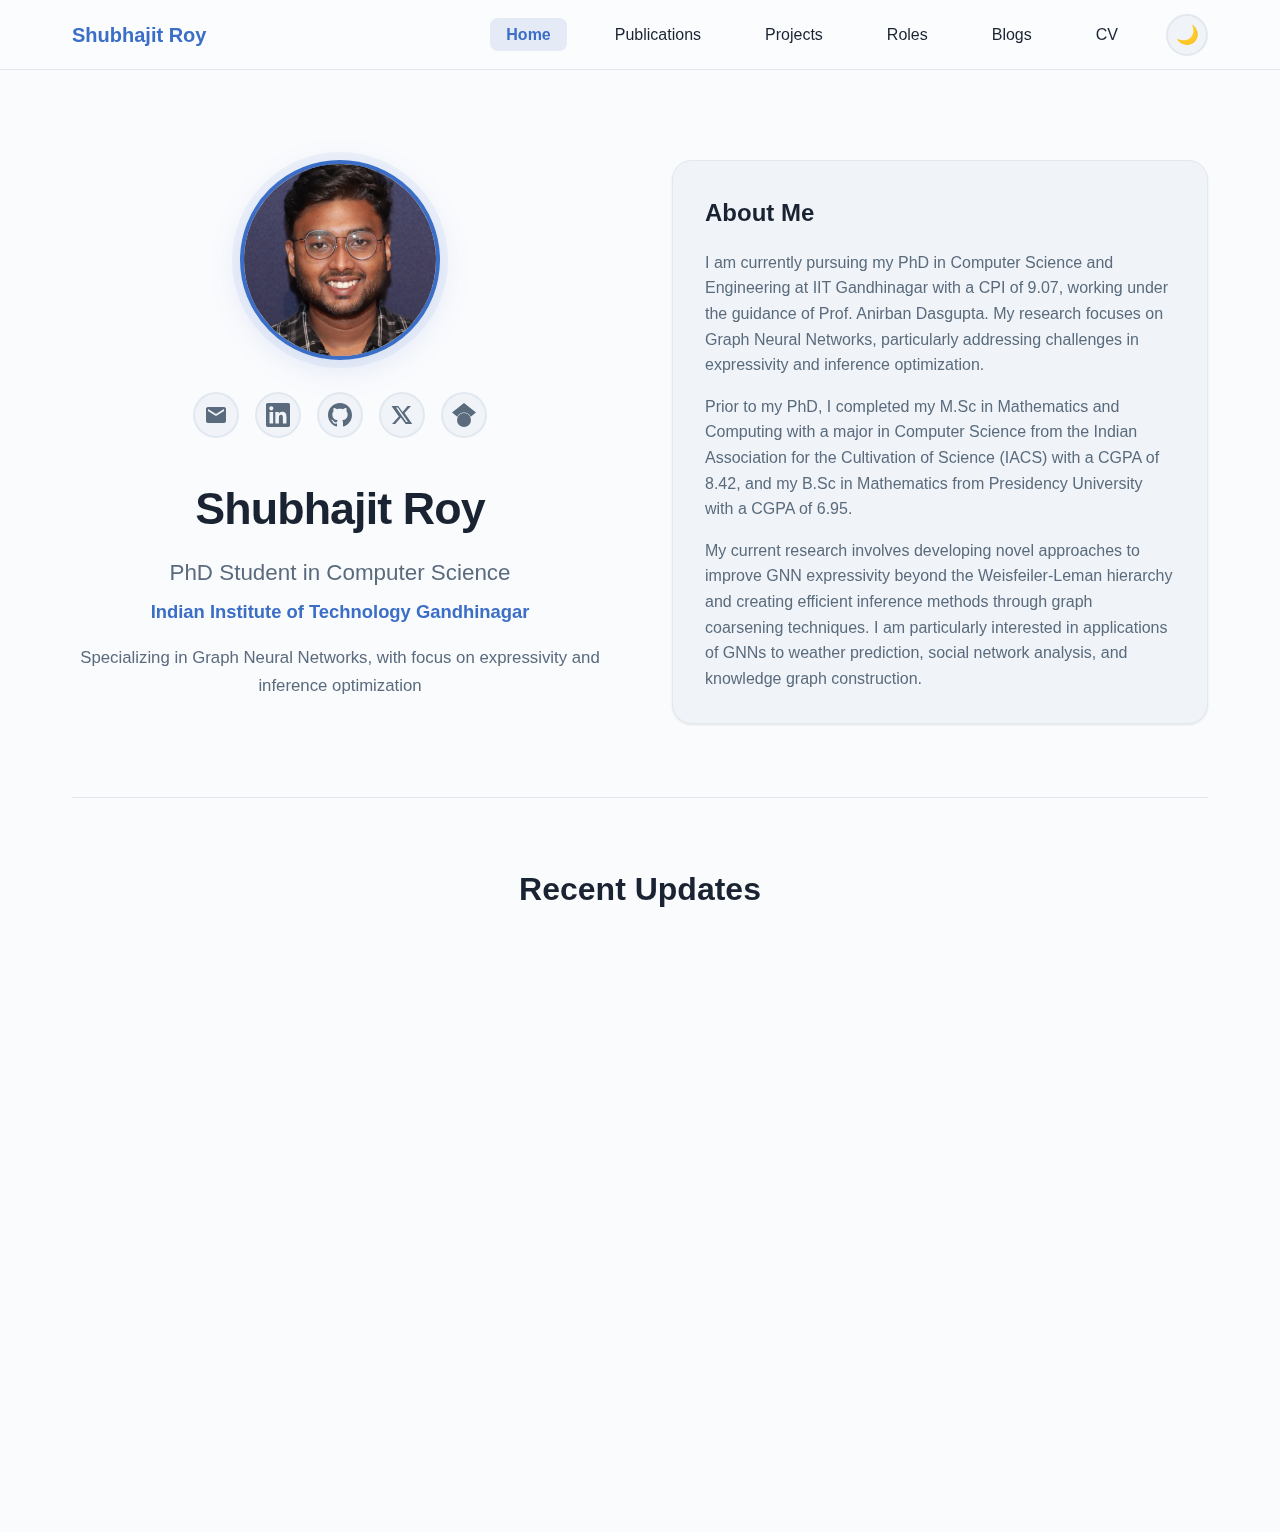
<file: index.html>
<!DOCTYPE html>
<html lang="en">
<head>
    <meta charset="UTF-8">
    <meta name="viewport" content="width=device-width, initial-scale=1.0">
    <title>Shubhajit Roy - PhD Student | Graph Neural Networks</title>
    <meta name="description" content="Shubhajit Roy, PhD student at IIT Gandhinagar specializing in Graph Neural Networks, expressivity, and inference optimization.">

    <!-- Theme Detection Script - Prevents FOUC/Flash -->
    <script>
    (function() {
        const storedTheme = localStorage.getItem('theme');
        const systemPrefersDark = window.matchMedia && window.matchMedia('(prefers-color-scheme: dark)').matches;
        const shouldUseDark = storedTheme === 'dark' || (!storedTheme && systemPrefersDark);

        if (shouldUseDark) {
            document.documentElement.classList.add('dark-mode');
        }
    })();
    </script>

    <link rel="stylesheet" href="style.css">
</head>
<body>
    <header class="header">
        <nav class="nav">
            <div class="logo">
                <a href="index.html" style="color: var(--color-primary); font-weight: 700; font-size: 1.25rem; text-decoration: none;">Shubhajit Roy</a>
            </div>
            <button class="mobile-nav-toggle" id="mobileToggle">☰</button>
            <ul class="nav-links" id="navLinks">
                <li><a href="index.html" class="active">Home</a></li>
                <li><a href="publications.html">Publications</a></li>
                <li><a href="projects.html">Projects</a></li>
                <li><a href="roles.html">Roles</a></li>
                <li><a href="blogs.html">Blogs</a></li>
                <li><a href="cv.html">CV</a></li>
                <li><button id="themeToggle" title="Toggle theme"><span class="theme-icon">🌙</span></button></li>
            </ul>
        </nav>
    </header>

    <main class="main">
        <div class="container">
            <section class="hero">
                <div class="hero-content">
                    <div class="left-column">
                        <!-- Profile Photo Above Everything -->
                        <div class="profile-photo-container">
                            <img src="profile-photo.jpg" alt="Shubhajit Roy" class="profile-photo" id="profilePhoto"
                                 onerror="this.style.display='none'; this.nextElementSibling.style.display='flex';" />
                            <div class="profile-photo-placeholder" style="display: none;">📷</div>
                        </div>

                        <!-- Social Media Links -->
                        <div class="social-links">
                            <a href="mailto:royshubhajit@iitgn.ac.in" class="social-link email" title="Email">
                                <svg width="24" height="24" viewBox="0 0 24 24" fill="currentColor">
                                    <path d="M20 4H4c-1.1 0-1.99.9-1.99 2L2 18c0 1.1.89 2 2 2h16c1.1 0 2-.9 2-2V6c0-1.1-.9-2-2-2zm0 4l-8 5-8-5V6l8 5 8-5v2z"/>
                                </svg>
                            </a>

                            <a href="https://www.linkedin.com/in/shubhajit-roy-518334139/" target="_blank" class="social-link linkedin" title="LinkedIn">
                                <svg width="24" height="24" viewBox="0 0 24 24" fill="currentColor">
                                    <path d="M20.447 20.452h-3.554v-5.569c0-1.328-.027-3.037-1.852-3.037-1.853 0-2.136 1.445-2.136 2.939v5.667H9.351V9h3.414v1.561h.046c.477-.9 1.637-1.85 3.37-1.85 3.601 0 4.267 2.37 4.267 5.455v6.286zM5.337 7.433c-1.144 0-2.063-.926-2.063-2.065 0-1.138.92-2.063 2.063-2.063 1.14 0 2.064.925 2.064 2.063 0 1.139-.925 2.065-2.064 2.065zm1.782 13.019H3.555V9h3.564v11.452zM22.225 0H1.771C.792 0 0 .774 0 1.729v20.542C0 23.227.792 24 1.771 24h20.451C23.2 24 24 23.227 24 22.271V1.729C24 .774 23.2 0 22.222 0h.003z"/>
                                </svg>
                            </a>

                            <a href="https://github.com/Roy-Shubhajit" target="_blank" class="social-link github" title="GitHub">
                                <svg width="24" height="24" viewBox="0 0 24 24" fill="currentColor">
                                    <path d="M12 0c-6.626 0-12 5.373-12 12 0 5.302 3.438 9.8 8.207 11.387.599.111.793-.261.793-.577v-2.234c-3.338.726-4.033-1.416-4.033-1.416-.546-1.387-1.333-1.756-1.333-1.756-1.089-.745.083-.729.083-.729 1.205.084 1.839 1.237 1.839 1.237 1.07 1.834 2.807 1.304 3.492.997.107-.775.418-1.305.762-1.604-2.665-.305-5.467-1.334-5.467-5.931 0-1.311.469-2.381 1.236-3.221-.124-.303-.535-1.524.117-3.176 0 0 1.008-.322 3.301 1.23.957-.266 1.983-.399 3.003-.404 1.02.005 2.047.138 3.006.404 2.291-1.552 3.297-1.23 3.297-1.23.653 1.653.242 2.874.118 3.176.77.84 1.235 1.911 1.235 3.221 0 4.609-2.807 5.624-5.479 5.921.43.372.823 1.102.823 2.222v3.293c0 .319.192.694.801.576 4.765-1.589 8.199-6.086 8.199-11.386 0-6.627-5.373-12-12-12z"/>
                                </svg>
                            </a>

                            <a href="https://x.com/RoyShubhajit" target="_blank" class="social-link twitter" title="Twitter">
                                <svg width="24" height="24" viewBox="0 0 24 24" fill="currentColor" xmlns="http://www.w3.org/2000/svg">
                                    <path d="M17.53 3H21L14.56 10.09L22.24 21H15.66L10.85 14.53L5.25 21H2L8.83 13.38L1.5 3H8.24L12.6 8.93L17.53 3ZM16.24 19H17.94L7.85 4.5H6.04L16.24 19Z"/>
                                  </svg>
                                  
                            </a>

                            <a href="https://scholar.google.com/citations?user=W2WQapAAAAAJ&hl=en" target="_blank" class="social-link scholar" title="Google Scholar">
                                <svg width="24" height="24" viewBox="0 0 24 24" fill="currentColor">
                                    <path d="M5.242 13.769L0 9.5 12 0l12 9.5-5.242 4.269C17.548 11.249 14.978 9.5 12 9.5c-2.977 0-5.548 1.748-6.758 4.269zM12 10a7 7 0 1 0 0 14 7 7 0 0 0 0-14z"/>
                                </svg>
                            </a>
                        </div>

                        <h1 class="hero-title">Shubhajit Roy</h1>
                        <p class="hero-subtitle">PhD Student in Computer Science</p>
                        <p class="hero-institution">Indian Institute of Technology Gandhinagar</p>
                        <p class="hero-description">Specializing in Graph Neural Networks, with focus on expressivity and inference optimization</p>

                    </div>

                    <div class="right-column">
                        <div class="card">
                            <h3>About Me</h3>
                            <p>I am currently pursuing my PhD in Computer Science and Engineering at IIT Gandhinagar with a CPI of 9.07, working under the guidance of Prof. Anirban Dasgupta. My research focuses on Graph Neural Networks, particularly addressing challenges in expressivity and inference optimization.</p>

                            <p>Prior to my PhD, I completed my M.Sc in Mathematics and Computing with a major in Computer Science from the Indian Association for the Cultivation of Science (IACS) with a CGPA of 8.42, and my B.Sc in Mathematics from Presidency University with a CGPA of 6.95.</p>

                            <p>My current research involves developing novel approaches to improve GNN expressivity beyond the Weisfeiler-Leman hierarchy and creating efficient inference methods through graph coarsening techniques. I am particularly interested in applications of GNNs to weather prediction, social network analysis, and knowledge graph construction.</p>
                        </div>
                    </div>
                </div>

                <!-- Recent Updates Section -->
                <div class="recent-updates">
                    <h2>Recent Updates</h2>
                    <div class="updates-container" id="updatesContainer">
                        <!-- Updates will be populated by JavaScript -->
                    </div>
                </div>
            </section>
        </div>
    </main>

    <script src="script.js"></script>
</body>
</html>
</file>
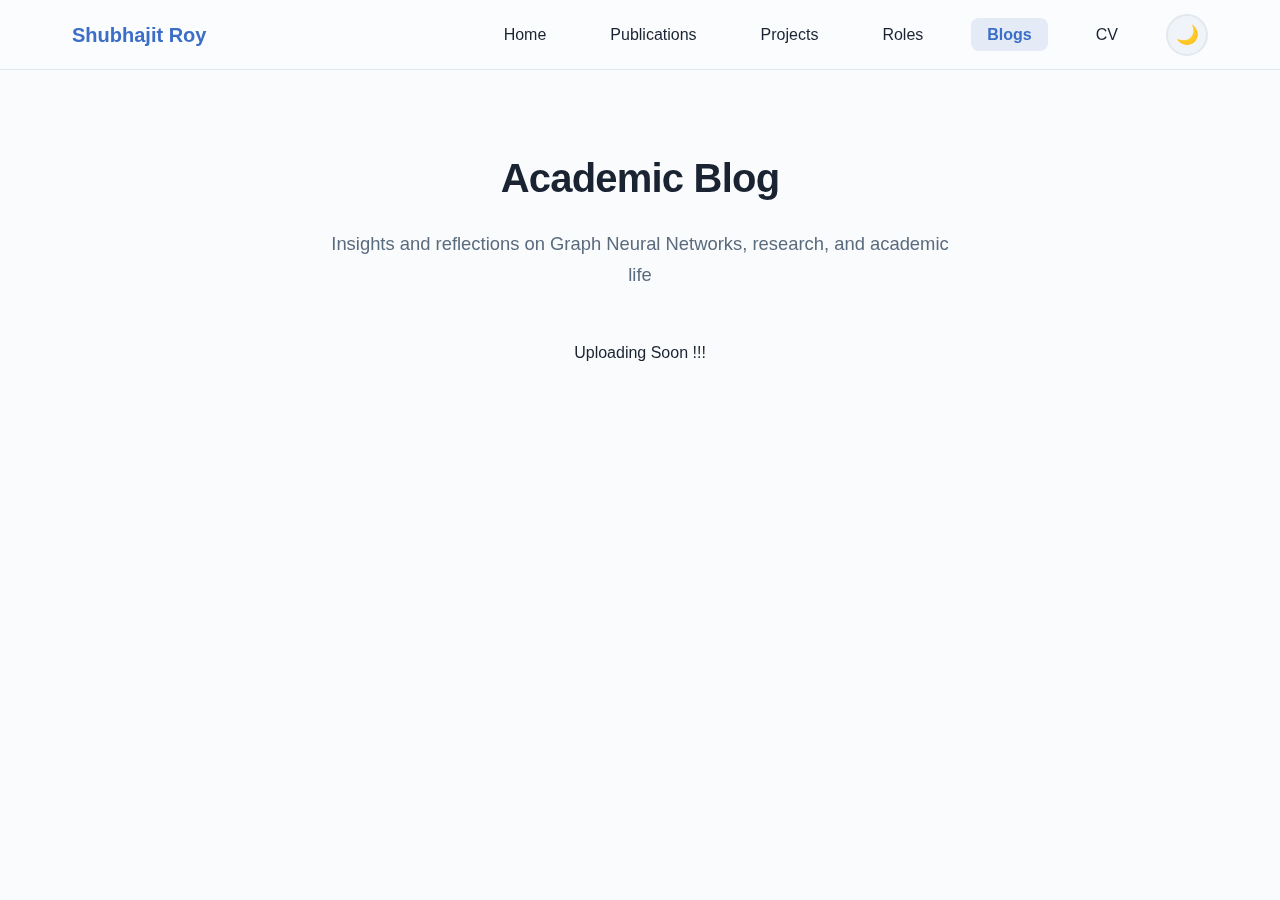
<file: blogs.html>
<!DOCTYPE html>
<html lang="en">
<head>
    <meta charset="UTF-8">
    <meta name="viewport" content="width=device-width, initial-scale=1.0">
    <title>Blogs - Shubhajit Roy</title>
    <meta name="description" content="Academic insights and research reflections on Graph Neural Networks and machine learning.">

    <!-- Theme Detection Script - Prevents FOUC/Flash -->
    <script>
    (function() {
        const storedTheme = localStorage.getItem('theme');
        const systemPrefersDark = window.matchMedia && window.matchMedia('(prefers-color-scheme: dark)').matches;
        const shouldUseDark = storedTheme === 'dark' || (!storedTheme && systemPrefersDark);

        if (shouldUseDark) {
            document.documentElement.classList.add('dark-mode');
        }
    })();
    </script>

    <link rel="stylesheet" href="style.css">
</head>
<body>
    <header class="header">
        <nav class="nav">
            <div class="logo">
                <a href="index.html" style="color: var(--color-primary); font-weight: 700; font-size: 1.25rem; text-decoration: none;">Shubhajit Roy</a>
            </div>
            <button class="mobile-nav-toggle" id="mobileToggle">☰</button>
            <ul class="nav-links" id="navLinks">
                <li><a href="index.html">Home</a></li>
                <li><a href="publications.html">Publications</a></li>
                <li><a href="projects.html">Projects</a></li>
                <li><a href="roles.html">Roles</a></li>
                <li><a href="blogs.html" class="active">Blogs</a></li>
                <li><a href="cv.html">CV</a></li>
                <li><button id="themeToggle" title="Toggle theme"><span class="theme-icon">🌙</span></button></li>
            </ul>
        </nav>
    </header>

    <main class="main">
        <div class="container">
            <section class="section">
                <div class="section-header">
                    <h1 class="section-title">Academic Blog</h1>
                    <p class="section-subtitle">Insights and reflections on Graph Neural Networks, research, and academic life</p>
                </div>

                <!--<div class="blogs-grid">
                    <div class="card">
                        <div class="blog-meta">
                            <span class="blog-date">March 15, 2024</span>
                            <span class="blog-category">Technical</span>
                            <span class="blog-reading-time">8 min read</span>
                        </div>
                        <h3 class="card-title">Understanding GNN Expressivity: Beyond the Weisfeiler-Leman Hierarchy</h3>
                        <div class="card-description">
                            An in-depth exploration of the theoretical foundations of Graph Neural Network expressivity. We discuss the limitations imposed by the Weisfeiler-Leman test and explore recent advances in developing more expressive GNN architectures that can distinguish between a broader class of graph structures.
                        </div>
                        <div class="card-tags">
                            <span class="tag">Graph Theory</span>
                            <span class="tag">Expressivity</span>
                            <span class="tag">Weisfeiler-Leman</span>
                        </div>
                    </div>

                    <div class="card">
                        <div class="blog-meta">
                            <span class="blog-date">February 28, 2024</span>
                            <span class="blog-category">Research</span>
                            <span class="blog-reading-time">6 min read</span>
                        </div>
                        <h3 class="card-title">FIT-GNN: Making Graph Neural Networks Faster Through Smart Coarsening</h3>
                        <div class="card-description">
                            A detailed discussion of our recent work on accelerating GNN inference through graph coarsening techniques. We explore the trade-offs between computational efficiency and model performance, and demonstrate how intelligent graph reduction can maintain accuracy while significantly reducing inference time.
                        </div>
                        <div class="card-tags">
                            <span class="tag">Performance</span>
                            <span class="tag">Optimization</span>
                            <span class="tag">Graph Coarsening</span>
                        </div>
                    </div>

                    <div class="card">
                        <div class="blog-meta">
                            <span class="blog-date">January 10, 2024</span>
                            <span class="blog-category">Personal</span>
                            <span class="blog-reading-time">5 min read</span>
                        </div>
                        <h3 class="card-title">Reflections on My PhD Journey: Lessons Learned and Roads Ahead</h3>
                        <div class="card-description">
                            Personal insights from my ongoing PhD experience at IIT Gandhinagar. I share challenges faced in research, the importance of collaboration, and lessons learned about perseverance in academic research. This post also discusses the balance between theoretical understanding and practical applications in Graph Neural Networks.
                        </div>
                        <div class="card-tags">
                            <span class="tag">PhD Life</span>
                            <span class="tag">Research</span>
                            <span class="tag">Academic Journey</span>
                        </div>
                    </div>

                    <div class="card">
                        <div class="blog-meta">
                            <span class="blog-date">December 20, 2023</span>
                            <span class="blog-category">Industry</span>
                            <span class="blog-reading-time">7 min read</span>
                        </div>
                        <h3 class="card-title">Machine Learning Trends 2024: What's Next for Graph Neural Networks?</h3>
                        <div class="card-description">
                            An analysis of emerging trends in machine learning with a focus on Graph Neural Networks. We examine the increasing adoption of GNNs in industry applications, from recommendation systems to drug discovery, and discuss future research directions that could bridge the gap between theory and practice.
                        </div>
                        <div class="card-tags">
                            <span class="tag">Industry Trends</span>
                            <span class="tag">Future Research</span>
                            <span class="tag">Applications</span>
                        </div>
                    </div>
                </div>

                <div style="text-align: center; margin-top: 3rem;">
                    <p style="color: var(--color-text-secondary); font-style: italic;">
                        More blog posts coming soon! Follow my research journey and insights on Graph Neural Networks.
                    </p>
                </div>-->
                <div style="text-align: center">
                    Uploading Soon !!!
                </div>
            </section>
        </div>
    </main>

    <script src="script.js"></script>
</body>
</html>
</file>
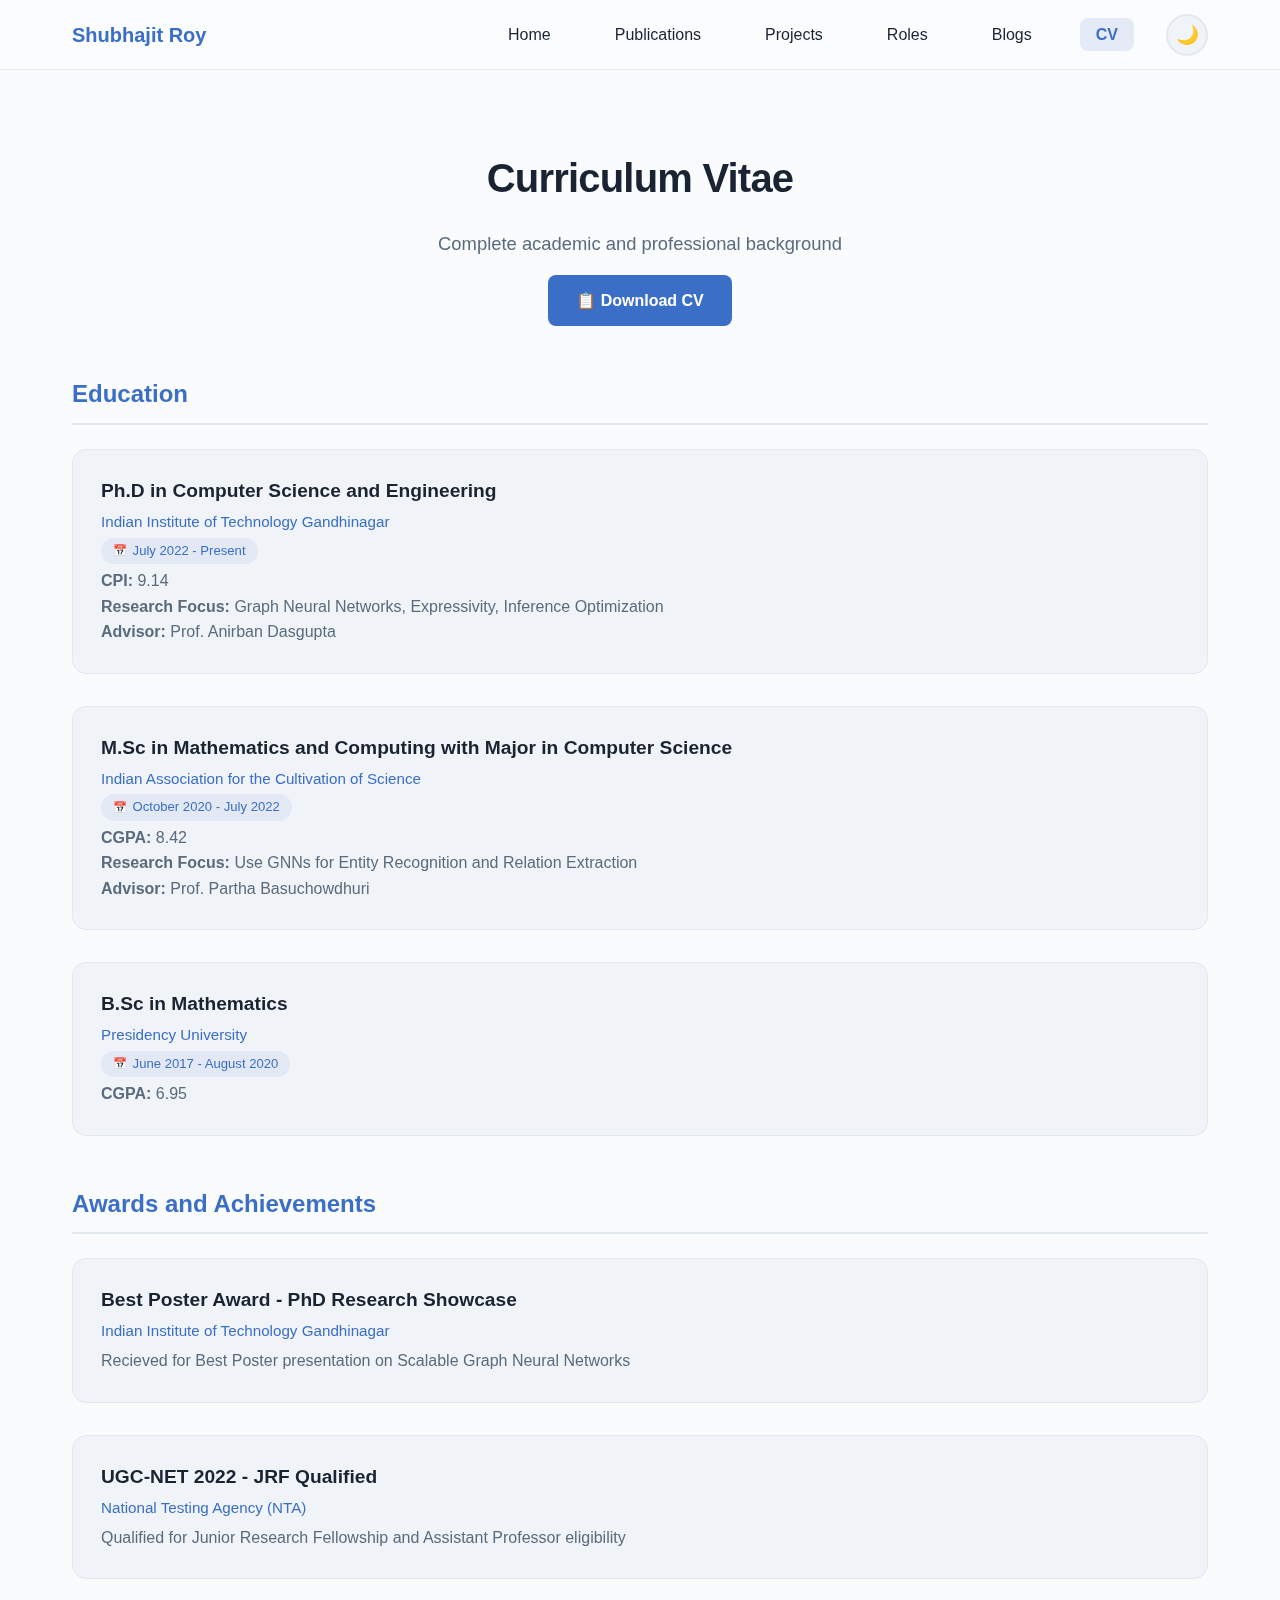
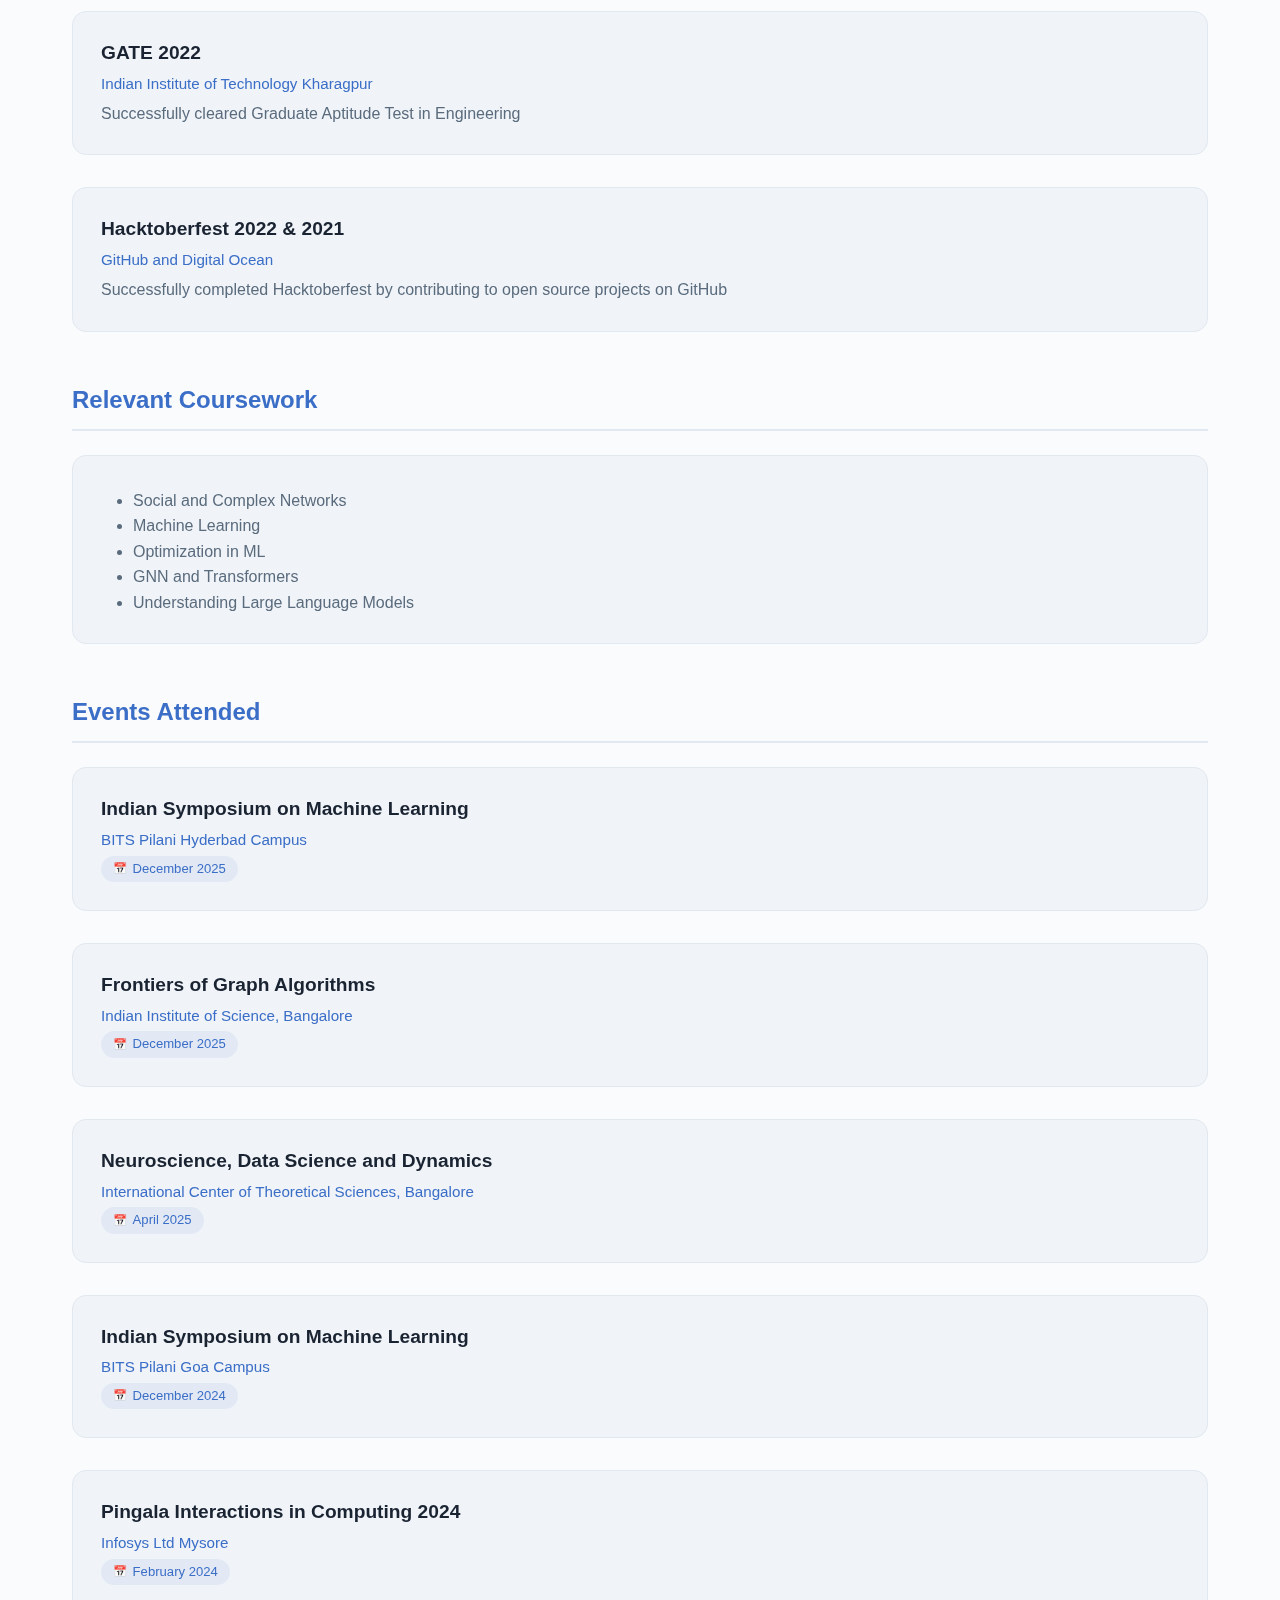
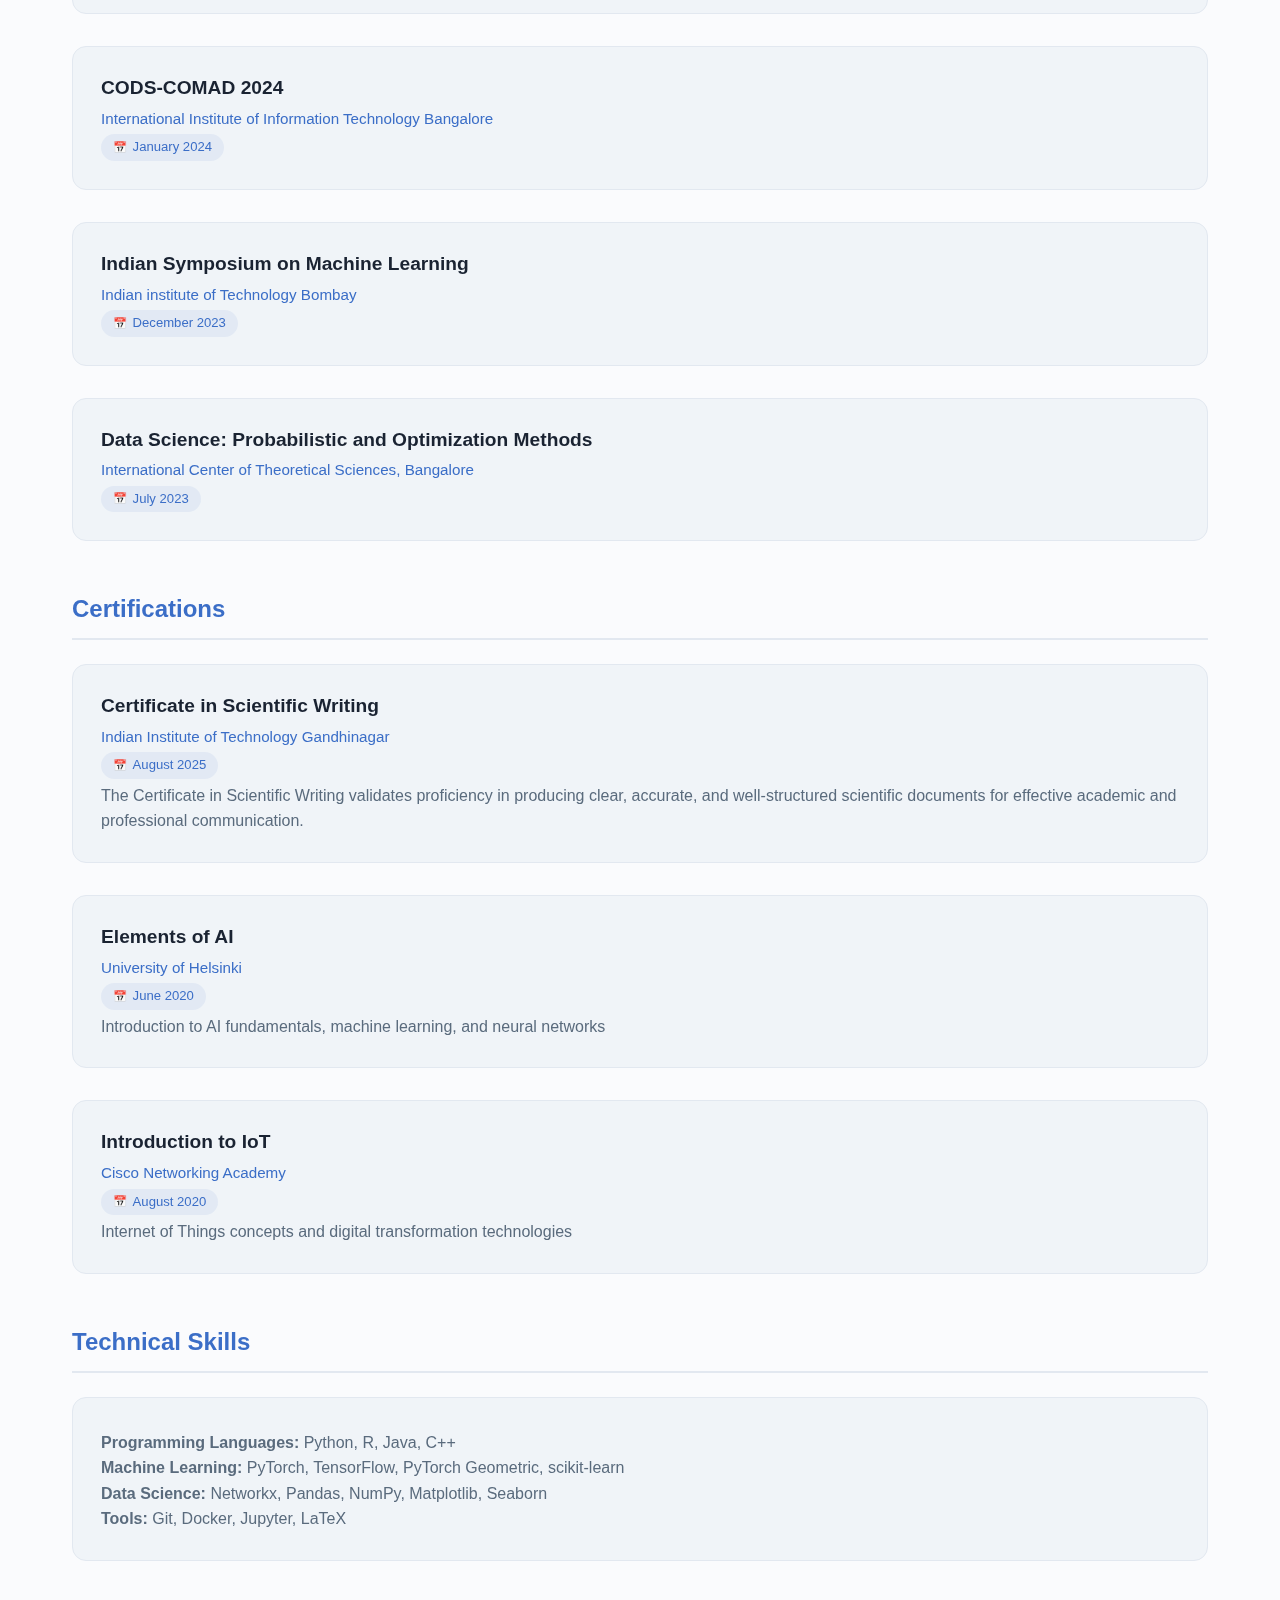
<file: cv.html>
<!DOCTYPE html>
<html lang="en">
<head>
    <meta charset="UTF-8">
    <meta name="viewport" content="width=device-width, initial-scale=1.0">
    <title>Curriculum Vitae - Shubhajit Roy</title>
    <meta name="description" content="Complete curriculum vitae of Shubhajit Roy, PhD student in Computer Science at IIT Gandhinagar.">

    <!-- Theme Detection Script - Prevents FOUC/Flash -->
    <script>
    (function() {
        const storedTheme = localStorage.getItem('theme');
        const systemPrefersDark = window.matchMedia && window.matchMedia('(prefers-color-scheme: dark)').matches;
        const shouldUseDark = storedTheme === 'dark' || (!storedTheme && systemPrefersDark);

        if (shouldUseDark) {
            document.documentElement.classList.add('dark-mode');
        }
    })();
    </script>

    <link rel="stylesheet" href="style.css">
</head>
<body>
    <header class="header">
        <nav class="nav">
            <div class="logo">
                <a href="index.html" style="color: var(--color-primary); font-weight: 700; font-size: 1.25rem; text-decoration: none;">Shubhajit Roy</a>
            </div>
            <button class="mobile-nav-toggle" id="mobileToggle">☰</button>
            <ul class="nav-links" id="navLinks">
                <li><a href="index.html">Home</a></li>
                <li><a href="publications.html">Publications</a></li>
                <li><a href="projects.html">Projects</a></li>
                <li><a href="roles.html">Roles</a></li>
                <li><a href="blogs.html">Blogs</a></li>
                <li><a href="cv.html" class="active">CV</a></li>
                <li><button id="themeToggle" title="Toggle theme"><span class="theme-icon">🌙</span></button></li>
            </ul>
        </nav>
    </header>

    <main class="main">
        <div class="container">
            <section class="section">
                <div class="section-header">
                    <h1 class="section-title">Curriculum Vitae</h1>
                    <p class="section-subtitle">Complete academic and professional background</p>
                    <div style="margin-top: 1rem;">
                        <!--<a href="#" class="btn btn--primary">📋 Download PDF</a>-->
                        <a href="CV.pdf" download="ShubhajitRoy_CV.pdf" class="btn btn--primary">
                            📋 Download CV
                          </a>
                    </div>
                </div>

                <!-- Education Section -->
                <div class="cv-section">
                    <h3>Education</h3>

                    <div class="cv-item">
                        <h4>Ph.D in Computer Science and Engineering</h4>
                        <div class="institution">Indian Institute of Technology Gandhinagar</div>
                        <div class="date">July 2022 - Present</div>
                        <div class="description">
                            <strong>CPI:</strong> 9.14<br>
                            <strong>Research Focus:</strong> Graph Neural Networks, Expressivity, Inference Optimization<br>
                            <strong>Advisor:</strong> Prof. Anirban Dasgupta
                        </div>
                    </div>

                    <div class="cv-item">
                        <h4>M.Sc in Mathematics and Computing with Major in Computer Science</h4>
                        <div class="institution">Indian Association for the Cultivation of Science</div>
                        <div class="date">October 2020 - July 2022</div>
                        <div class="description">
                            <strong>CGPA:</strong> 8.42<br>
                            <strong>Research Focus:</strong> Use GNNs for Entity Recognition and Relation Extraction<br>
                            <strong>Advisor:</strong> Prof. Partha Basuchowdhuri
                        </div>
                    </div>

                    <div class="cv-item">
                        <h4>B.Sc in Mathematics</h4>
                        <div class="institution">Presidency University</div>
                        <div class="date">June 2017 - August 2020</div>
                        <div class="description">
                            <strong>CGPA:</strong> 6.95<br>
                        </div>
                    </div>
                </div>

                <!-- Awards and Achievements -->
                <div class="cv-section">
                    <h3>Awards and Achievements</h3>

                    <div class="cv-item">
                        <h4>Best Poster Award - PhD Research Showcase</h4>
                        <div class="institution">Indian Institute of Technology Gandhinagar</div>
                        <div class="description">
                            Recieved for Best Poster presentation on Scalable Graph Neural Networks
                        </div>
                    </div>

                    <div class="cv-item">
                        <h4>UGC-NET 2022 - JRF Qualified</h4>
                        <div class="institution">National Testing Agency (NTA)</div>
                        <div class="description">
                            Qualified for Junior Research Fellowship and Assistant Professor eligibility
                        </div>
                    </div>

                    <div class="cv-item">
                        <h4>GATE 2022</h4>
                        <div class="institution">Indian Institute of Technology Kharagpur</div>
                        <div class="description">
                            Successfully cleared Graduate Aptitude Test in Engineering
                        </div>
                    </div>

                    <div class="cv-item">
                        <h4>Hacktoberfest 2022 & 2021</h4>
                        <div class="institution">GitHub and Digital Ocean</div>
                        <div class="description">
                            Successfully completed Hacktoberfest by contributing to open source projects on GitHub
                        </div>
                    </div>
                </div>

                <!-- Relevant Coursework -->
                <div class="cv-section">
                    <h3>Relevant Coursework</h3>

                    <div class="cv-item">
                        <div class="description">
                            <ul style="list-style-type: disc; margin-left: 2rem;">
                                <li>Social and Complex Networks</li>
                                <li>Machine Learning</li>
                                <li>Optimization in ML</li>
                                <li>GNN and Transformers</li>
                                <li>Understanding Large Language Models</li>
                            </ul>
                        </div>
                    </div>
                </div>

                <!-- Events Attended -->
                <div class="cv-section">
                    <h3>Events Attended</h3>
                    <div class="cv-item">
                        <h4>Indian Symposium on Machine Learning</h4>
                        <div class="institution">BITS Pilani Hyderbad Campus</div>
                        <div class="date">December 2025</div>
                    </div>
                    <div class="cv-item">
                        <h4>Frontiers of Graph Algorithms</h4>
                        <div class="institution">Indian Institute of Science, Bangalore</div>
                        <div class="date">December 2025</div>
                    </div>
                    <div class="cv-item">
                        <h4>Neuroscience, Data Science and Dynamics</h4>
                        <div class="institution">International Center of Theoretical Sciences, Bangalore</div>
                        <div class="date">April 2025</div>
                    </div>

                    <div class="cv-item">
                        <h4>Indian Symposium on Machine Learning</h4>
                        <div class="institution">BITS Pilani Goa Campus</div>
                        <div class="date">December 2024</div>
                    </div>

                    <div class="cv-item">
                        <h4>Pingala Interactions in Computing 2024</h4>
                        <div class="institution">Infosys Ltd Mysore</div>
                        <div class="date">February 2024</div>
                    </div>

                    <div class="cv-item">
                        <h4>CODS-COMAD 2024</h4>
                        <div class="institution">International Institute of Information Technology Bangalore</div>
                        <div class="date">January 2024</div>
                    </div>

                    <div class="cv-item">
                        <h4>Indian Symposium on Machine Learning</h4>
                        <div class="institution">Indian institute of Technology Bombay</div>
                        <div class="date">December 2023</div>
                    </div>

                    <div class="cv-item">
                        <h4>Data Science: Probabilistic and Optimization Methods</h4>
                        <div class="institution">International Center of Theoretical Sciences, Bangalore</div>
                        <div class="date">July 2023</div>
                    </div>
                </div>

                <!-- Certifications -->
                <div class="cv-section">
                    <h3>Certifications</h3>
                    <div class="cv-item">
                        <h4>Certificate in Scientific Writing</h4>
                        <div class="institution">Indian Institute of Technology Gandhinagar</div>
                        <div class="date">August 2025</div>
                        <div class="description">
                            The Certificate in Scientific Writing validates proficiency in producing clear, accurate, and well-structured scientific documents for effective academic and professional communication.
                        </div>
                    </div>

                    <div class="cv-item">
                        <h4>Elements of AI</h4>
                        <div class="institution">University of Helsinki</div>
                        <div class="date">June 2020</div>
                        <div class="description">
                            Introduction to AI fundamentals, machine learning, and neural networks
                        </div>
                    </div>

                    <div class="cv-item">
                        <h4>Introduction to IoT</h4>
                        <div class="institution">Cisco Networking Academy</div>
                        <div class="date">August 2020</div>
                        <div class="description">
                            Internet of Things concepts and digital transformation technologies
                        </div>
                    </div>
                </div>

                <!-- Technical Skills -->
                <div class="cv-section">
                    <h3>Technical Skills</h3>

                    <div class="cv-item">
                        <div class="description">
                            <strong>Programming Languages:</strong> Python, R, Java, C++<br>
                            <strong>Machine Learning:</strong> PyTorch, TensorFlow, PyTorch Geometric, scikit-learn<br>
                            <strong>Data Science:</strong> Networkx, Pandas, NumPy, Matplotlib, Seaborn<br>
                            <strong>Tools:</strong> Git, Docker, Jupyter, LaTeX<br>
                        </div>
                    </div>
                </div>
            </section>
        </div>
    </main>

    <script src="script.js"></script>
</body>
</html>
</file>
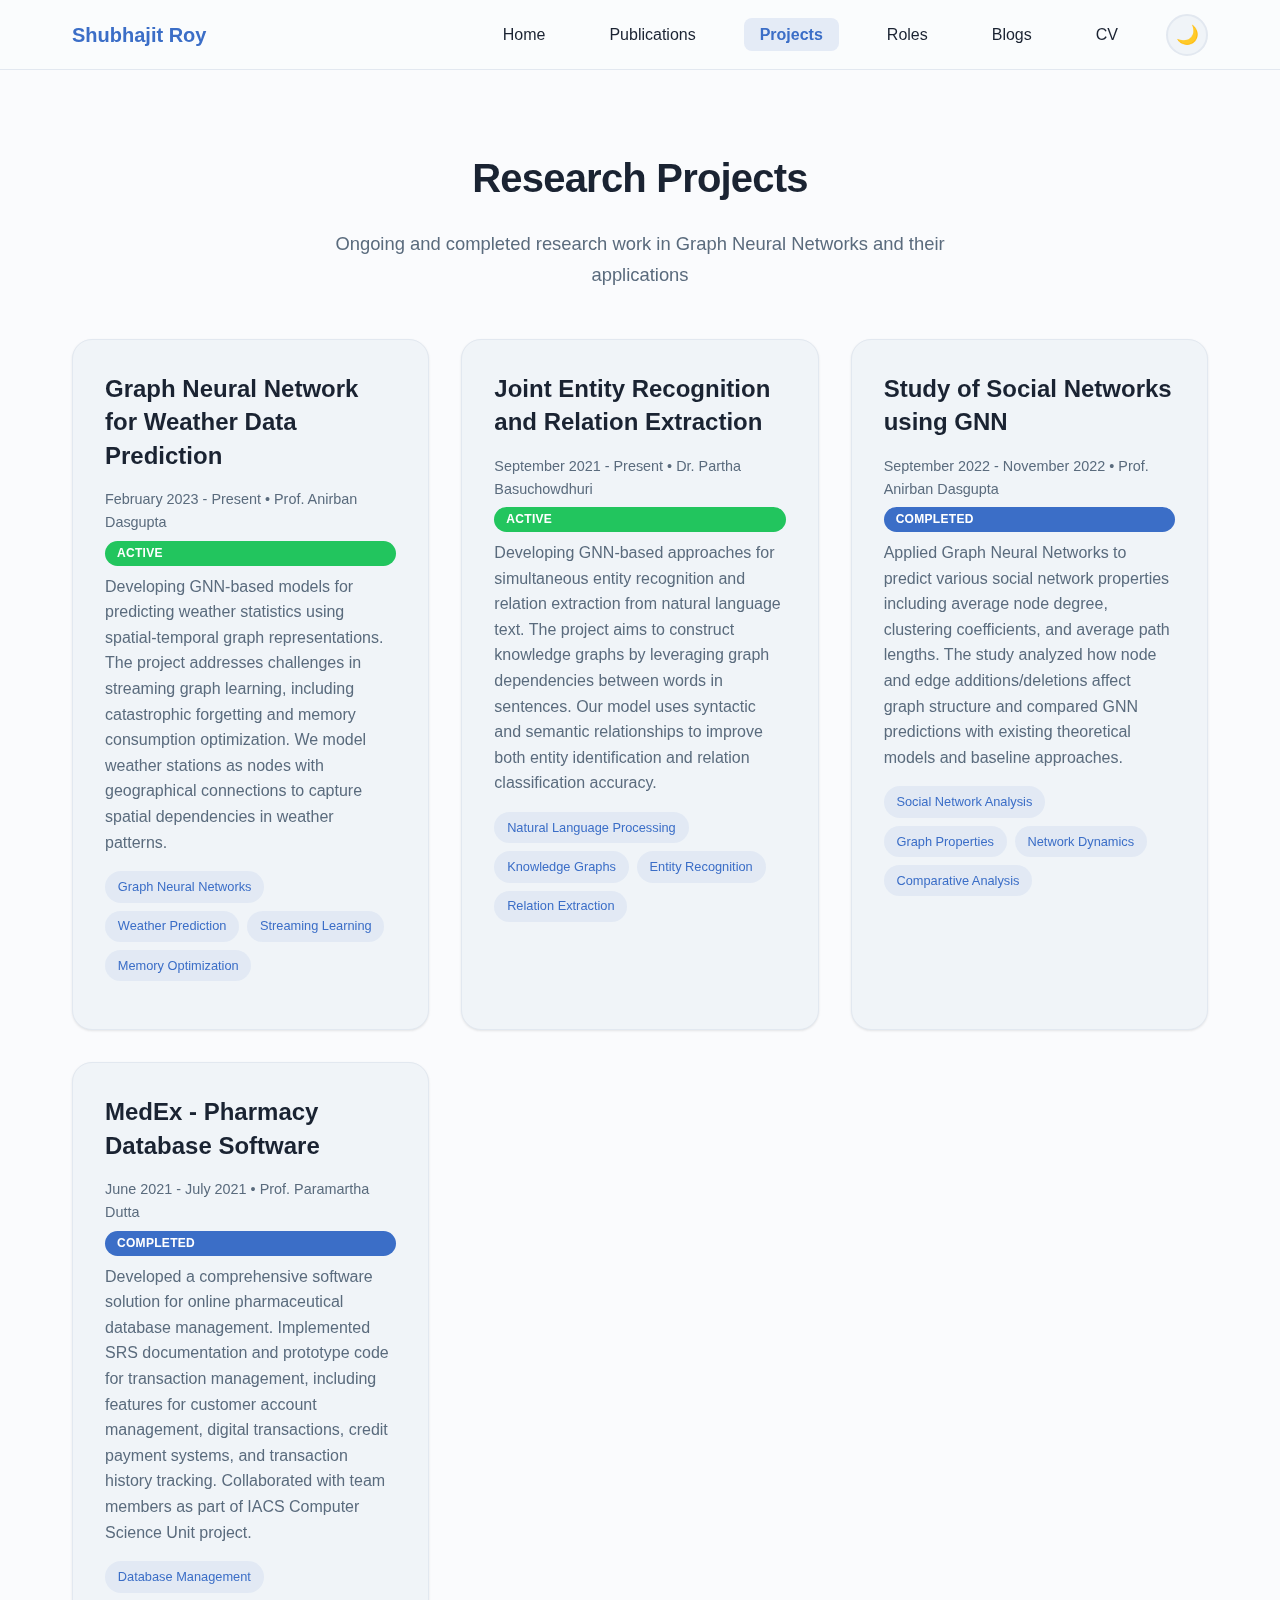
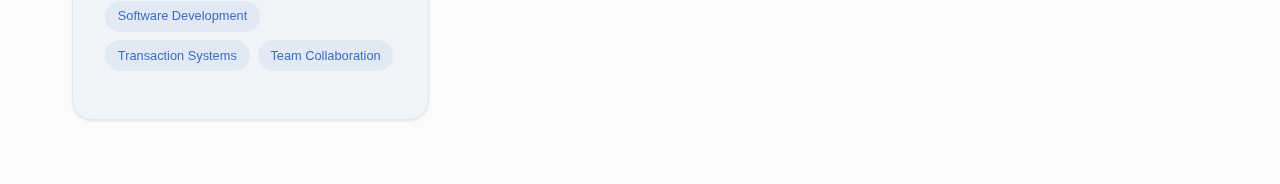
<file: projects.html>
<!DOCTYPE html>
<html lang="en">
<head>
    <meta charset="UTF-8">
    <meta name="viewport" content="width=device-width, initial-scale=1.0">
    <title>Projects - Shubhajit Roy</title>
    <meta name="description" content="Research projects by Shubhajit Roy involving Graph Neural Networks, weather prediction, and knowledge graph construction.">

    <!-- Theme Detection Script - Prevents FOUC/Flash -->
    <script>
    (function() {
        const storedTheme = localStorage.getItem('theme');
        const systemPrefersDark = window.matchMedia && window.matchMedia('(prefers-color-scheme: dark)').matches;
        const shouldUseDark = storedTheme === 'dark' || (!storedTheme && systemPrefersDark);

        if (shouldUseDark) {
            document.documentElement.classList.add('dark-mode');
        }
    })();
    </script>

    <link rel="stylesheet" href="style.css">
</head>
<body>
    <header class="header">
        <nav class="nav">
            <div class="logo">
                <a href="index.html" style="color: var(--color-primary); font-weight: 700; font-size: 1.25rem; text-decoration: none;">Shubhajit Roy</a>
            </div>
            <button class="mobile-nav-toggle" id="mobileToggle">☰</button>
            <ul class="nav-links" id="navLinks">
                <li><a href="index.html">Home</a></li>
                <li><a href="publications.html">Publications</a></li>
                <li><a href="projects.html" class="active">Projects</a></li>
                <li><a href="roles.html">Roles</a></li>
                <li><a href="blogs.html">Blogs</a></li>
                <li><a href="cv.html">CV</a></li>
                <li><button id="themeToggle" title="Toggle theme"><span class="theme-icon">🌙</span></button></li>
            </ul>
        </nav>
    </header>

    <main class="main">
        <div class="container">
            <section class="section">
                <div class="section-header">
                    <h1 class="section-title">Research Projects</h1>
                    <p class="section-subtitle">Ongoing and completed research work in Graph Neural Networks and their applications</p>
                </div>

                <div class="projects-grid">
                    <div class="card">
                        <div class="card-header">
                            <div>
                                <h3 class="card-title">Graph Neural Network for Weather Data Prediction</h3>
                                <p class="card-meta">February 2023 - Present • Prof. Anirban Dasgupta</p>
                            </div>
                            <div class="status-badge active">Active</div>
                        </div>
                        <div class="card-description">
                            Developing GNN-based models for predicting weather statistics using spatial-temporal graph representations. The project addresses challenges in streaming graph learning, including catastrophic forgetting and memory consumption optimization. We model weather stations as nodes with geographical connections to capture spatial dependencies in weather patterns.
                        </div>
                        <div class="card-tags">
                            <span class="tag">Graph Neural Networks</span>
                            <span class="tag">Weather Prediction</span>
                            <span class="tag">Streaming Learning</span>
                            <span class="tag">Memory Optimization</span>
                        </div>
                    </div>

                    <div class="card">
                        <div class="card-header">
                            <div>
                                <h3 class="card-title">Joint Entity Recognition and Relation Extraction</h3>
                                <p class="card-meta">September 2021 - Present • Dr. Partha Basuchowdhuri</p>
                            </div>
                            <div class="status-badge active">Active</div>
                        </div>
                        <div class="card-description">
                            Developing GNN-based approaches for simultaneous entity recognition and relation extraction from natural language text. The project aims to construct knowledge graphs by leveraging graph dependencies between words in sentences. Our model uses syntactic and semantic relationships to improve both entity identification and relation classification accuracy.
                        </div>
                        <div class="card-tags">
                            <span class="tag">Natural Language Processing</span>
                            <span class="tag">Knowledge Graphs</span>
                            <span class="tag">Entity Recognition</span>
                            <span class="tag">Relation Extraction</span>
                        </div>
                    </div>

                    <div class="card">
                        <div class="card-header">
                            <div>
                                <h3 class="card-title">Study of Social Networks using GNN</h3>
                                <p class="card-meta">September 2022 - November 2022 • Prof. Anirban Dasgupta</p>
                            </div>
                            <div class="status-badge completed">Completed</div>
                        </div>
                        <div class="card-description">
                            Applied Graph Neural Networks to predict various social network properties including average node degree, clustering coefficients, and average path lengths. The study analyzed how node and edge additions/deletions affect graph structure and compared GNN predictions with existing theoretical models and baseline approaches.
                        </div>
                        <div class="card-tags">
                            <span class="tag">Social Network Analysis</span>
                            <span class="tag">Graph Properties</span>
                            <span class="tag">Network Dynamics</span>
                            <span class="tag">Comparative Analysis</span>
                        </div>
                    </div>

                    <div class="card">
                        <div class="card-header">
                            <div>
                                <h3 class="card-title">MedEx - Pharmacy Database Software</h3>
                                <p class="card-meta">June 2021 - July 2021 • Prof. Paramartha Dutta</p>
                            </div>
                            <div class="status-badge completed">Completed</div>
                        </div>
                        <div class="card-description">
                            Developed a comprehensive software solution for online pharmaceutical database management. Implemented SRS documentation and prototype code for transaction management, including features for customer account management, digital transactions, credit payment systems, and transaction history tracking. Collaborated with team members as part of IACS Computer Science Unit project.
                        </div>
                        <div class="card-tags">
                            <span class="tag">Database Management</span>
                            <span class="tag">Software Development</span>
                            <span class="tag">Transaction Systems</span>
                            <span class="tag">Team Collaboration</span>
                        </div>
                    </div>
                </div>
            </section>
        </div>
    </main>

    <script src="script.js"></script>
</body>
</html>
</file>
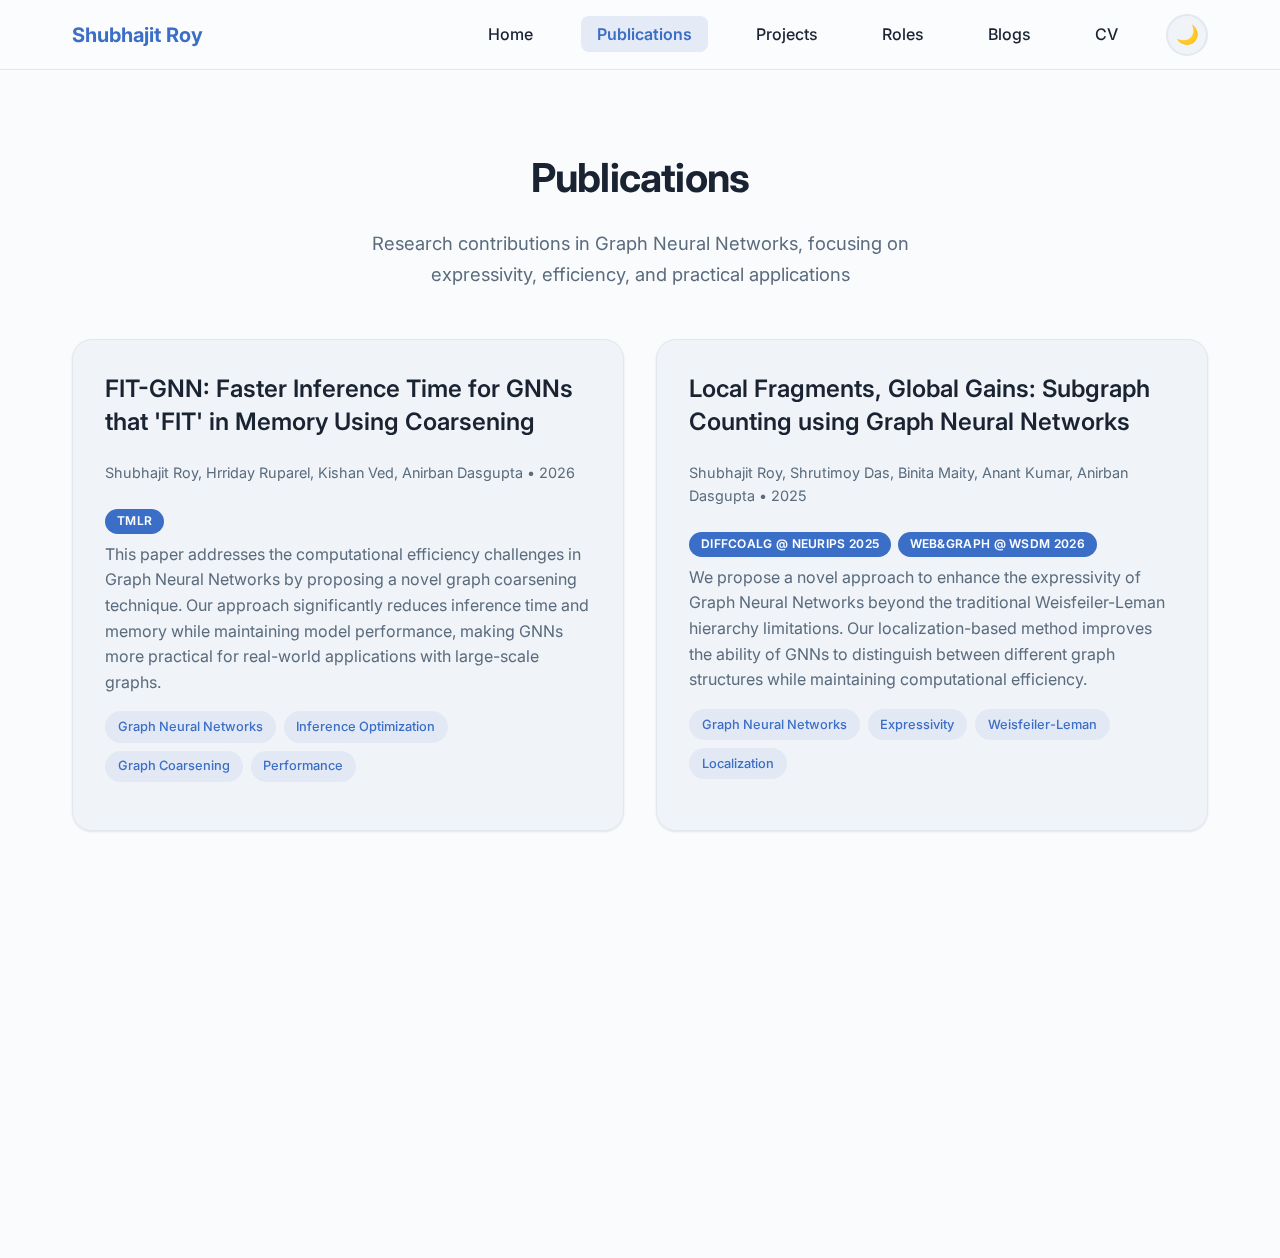
<file: publications.html>
<!DOCTYPE html>
<html lang="en">
<head>
    <meta charset="UTF-8">
    <meta name="viewport" content="width=device-width, initial-scale=1.0">
    <title>Publications - Shubhajit Roy</title>
    <meta name="description" content="Research publications by Shubhajit Roy on Graph Neural Networks, including work on expressivity and inference optimization.">

    <!-- Theme Detection Script - Prevents FOUC/Flash -->
    <script>
    (function() {
        const storedTheme = localStorage.getItem('theme');
        const systemPrefersDark = window.matchMedia && window.matchMedia('(prefers-color-scheme: dark)').matches;
        const shouldUseDark = storedTheme === 'dark' || (!storedTheme && systemPrefersDark);

        if (shouldUseDark) {
            document.documentElement.classList.add('dark-mode');
        }
    })();
    </script>

    <link rel="stylesheet" href="style.css">
    <link rel="preconnect" href="https://fonts.googleapis.com">
    <link rel="preconnect" href="https://fonts.gstatic.com" crossorigin>
    <link href="https://fonts.googleapis.com/css2?family=Inter:wght@300;400;500;600;700&display=swap" rel="stylesheet">
</head>
<body>
    <header class="header">
        <nav class="nav">
            <div class="logo">
                <a href="index.html" style="color: var(--color-primary); font-weight: 700; font-size: 1.25rem; text-decoration: none;">Shubhajit Roy</a>
            </div>
            <button class="mobile-nav-toggle" id="mobileToggle" aria-label="Toggle navigation">
                <span class="hamburger-line"></span>
                <span class="hamburger-line"></span>
                <span class="hamburger-line"></span>
            </button>
            <ul class="nav-links" id="navLinks">
                <li><a href="index.html">Home</a></li>
                <li><a href="publications.html" class="active">Publications</a></li>
                <li><a href="projects.html">Projects</a></li>
                <li><a href="roles.html">Roles</a></li>
                <li><a href="blogs.html">Blogs</a></li>
                <li><a href="cv.html">CV</a></li>
                <li><button id="themeToggle" title="Toggle theme"><span class="theme-icon">🌙</span></button></li>
            </ul>
        </nav>
    </header>

    <main class="main">
        <div class="container">
            <section class="section">
                <div class="section-header reveal">
                    <h1 class="section-title">Publications</h1>
                    <p class="section-subtitle">Research contributions in Graph Neural Networks, focusing on expressivity, efficiency, and practical applications</p>
                </div>

                <div class="publications-grid stagger-children">
                    <div class="card reveal">
                        <div class="card-header">
                            <h3 class="card-title">
                                <a href="https://openreview.net/forum?id=g7r7y2I7Sz" target="_blank" rel="noopener noreferrer">
                                  FIT-GNN: Faster Inference Time for GNNs that 'FIT' in Memory Using Coarsening
                                </a>
                            </h3>
                            <p class="card-meta">Shubhajit Roy, Hrriday Ruparel, Kishan Ved, Anirban Dasgupta • 2026</p>
                            <div class="card-badges">
                                <span class="status-badge completed">TMLR</span>
                            </div>
                        </div>
                        <div class="card-description">
                            This paper addresses the computational efficiency challenges in Graph Neural Networks by proposing a novel graph coarsening technique. Our approach significantly reduces inference time and memory while maintaining model performance, making GNNs more practical for real-world applications with large-scale graphs.
                        </div>
                        <div class="card-tags">
                            <span class="tag">Graph Neural Networks</span>
                            <span class="tag">Inference Optimization</span>
                            <span class="tag">Graph Coarsening</span>
                            <span class="tag">Performance</span>
                        </div>
                    </div>

                    <div class="card reveal">
                        <div class="card-header">
                            <h3 class="card-title">
                                <a href="https://arxiv.org/abs/2305.19659" target="_blank" rel="noopener noreferrer">
                                    Local Fragments, Global Gains: Subgraph Counting using Graph Neural Networks
                                </a>
                            </h3>
                            <p class="card-meta">Shubhajit Roy, Shrutimoy Das, Binita Maity, Anant Kumar, Anirban Dasgupta • 2025</p>
                            <div class="card-badges">
                                <span class="status-badge completed">DiffCoAlg @ NeurIPS 2025</span>
                                <span class="status-badge completed">Web&Graph @ WSDM 2026</span>
                            </div>
                        </div>
                        <div class="card-description">
                            We propose a novel approach to enhance the expressivity of Graph Neural Networks beyond the traditional Weisfeiler-Leman hierarchy limitations. Our localization-based method improves the ability of GNNs to distinguish between different graph structures while maintaining computational efficiency.
                        </div>
                        <div class="card-tags">
                            <span class="tag">Graph Neural Networks</span>
                            <span class="tag">Expressivity</span>
                            <span class="tag">Weisfeiler-Leman</span>
                            <span class="tag">Localization</span>
                        </div>
                    </div>
                </div>

                <div class="reveal" style="margin-top: 3rem; text-align: center;">
                    <h2 style="margin-bottom: 1rem;">Research Interests</h2>
                    <div class="card reveal-scale">
                        <p>My research focuses on advancing the theoretical understanding and practical applications of Graph Neural Networks. I am particularly interested in:</p>
                        <ul style="text-align: left; margin: 1rem 0; padding-left: 2rem;">
                            <li><strong>Expressivity Enhancement</strong>: Developing methods to improve GNN expressivity beyond current theoretical limitations</li>
                            <li><strong>Inference Optimization</strong>: Creating efficient algorithms for faster GNN inference in large-scale applications</li>
                            <li><strong>Streaming Graph Learning</strong>: Addressing challenges in dynamic graph scenarios and catastrophic forgetting</li>
                            <li><strong>Applications</strong>: Weather prediction, social network analysis, and knowledge graph construction</li>
                        </ul>
                    </div>
                </div>
            </section>
        </div>
    </main>

    <script src="script.js"></script>
</body>
</html>
</file>
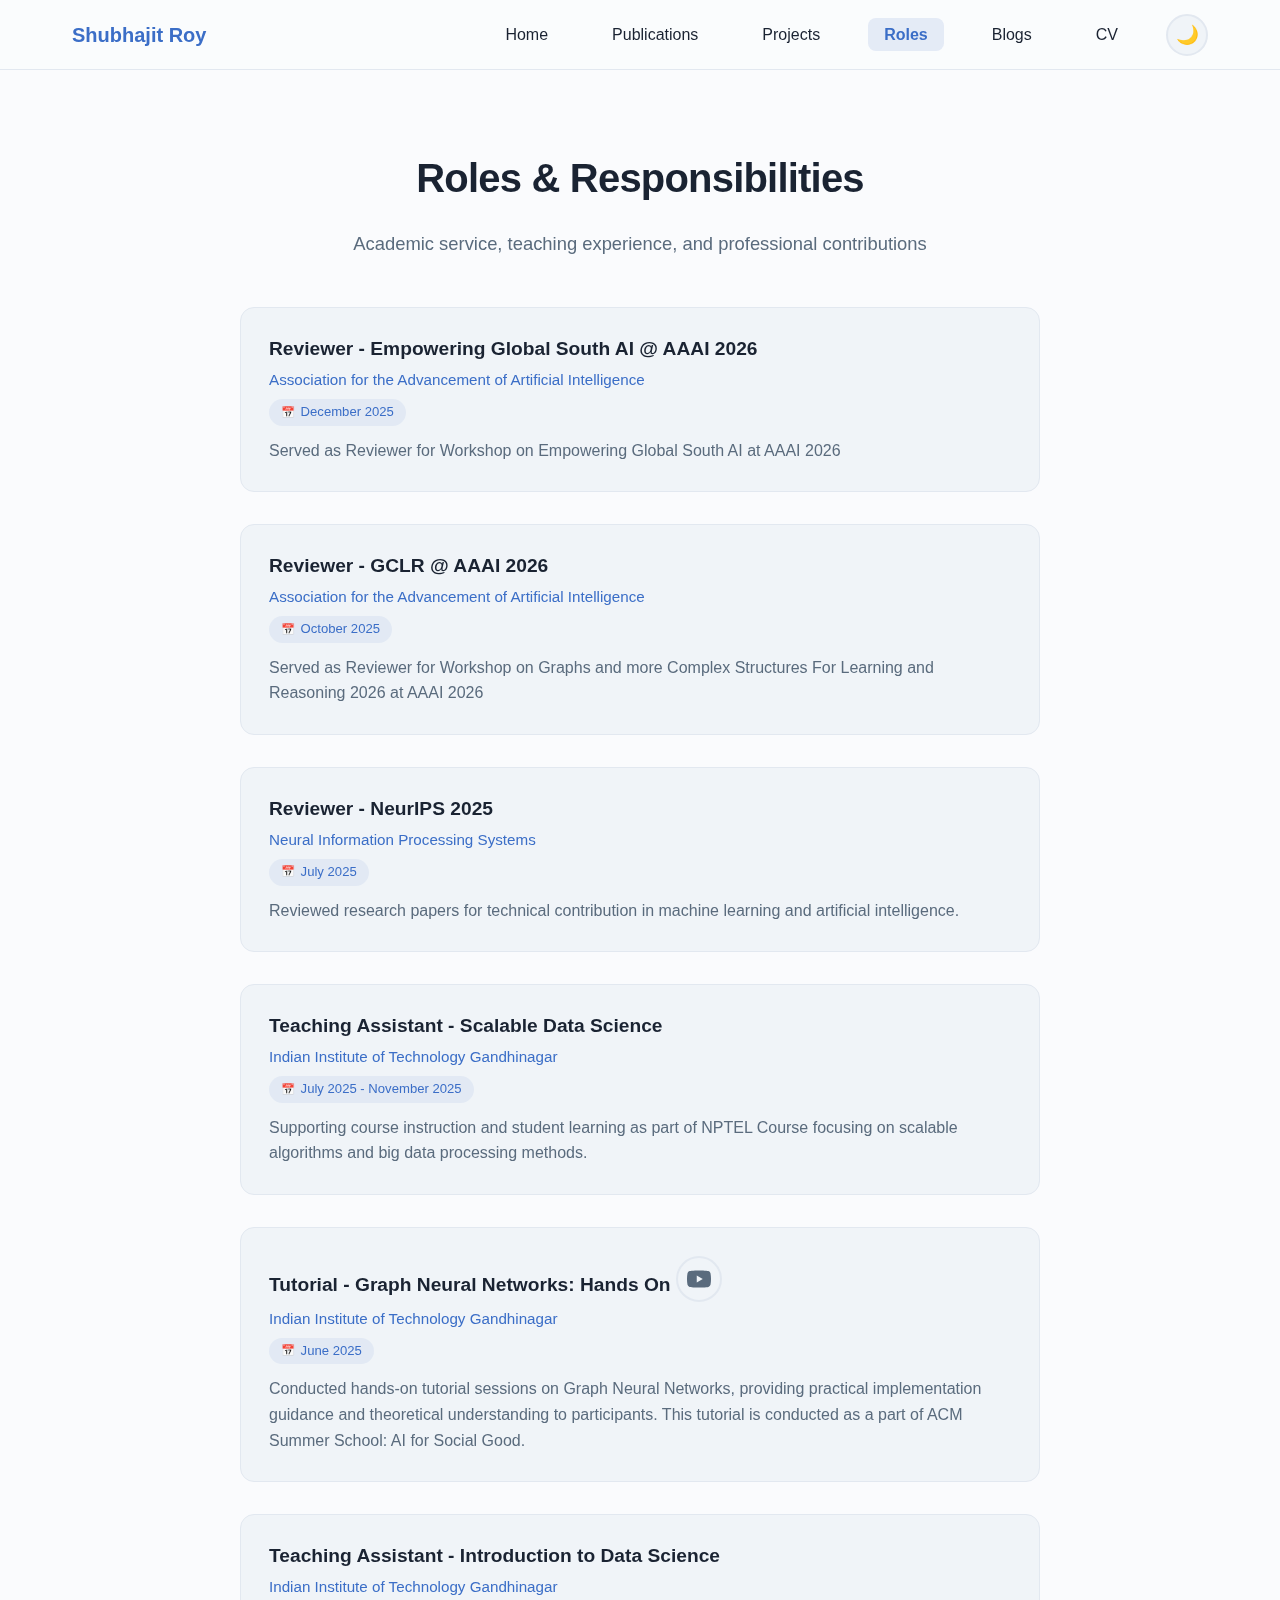
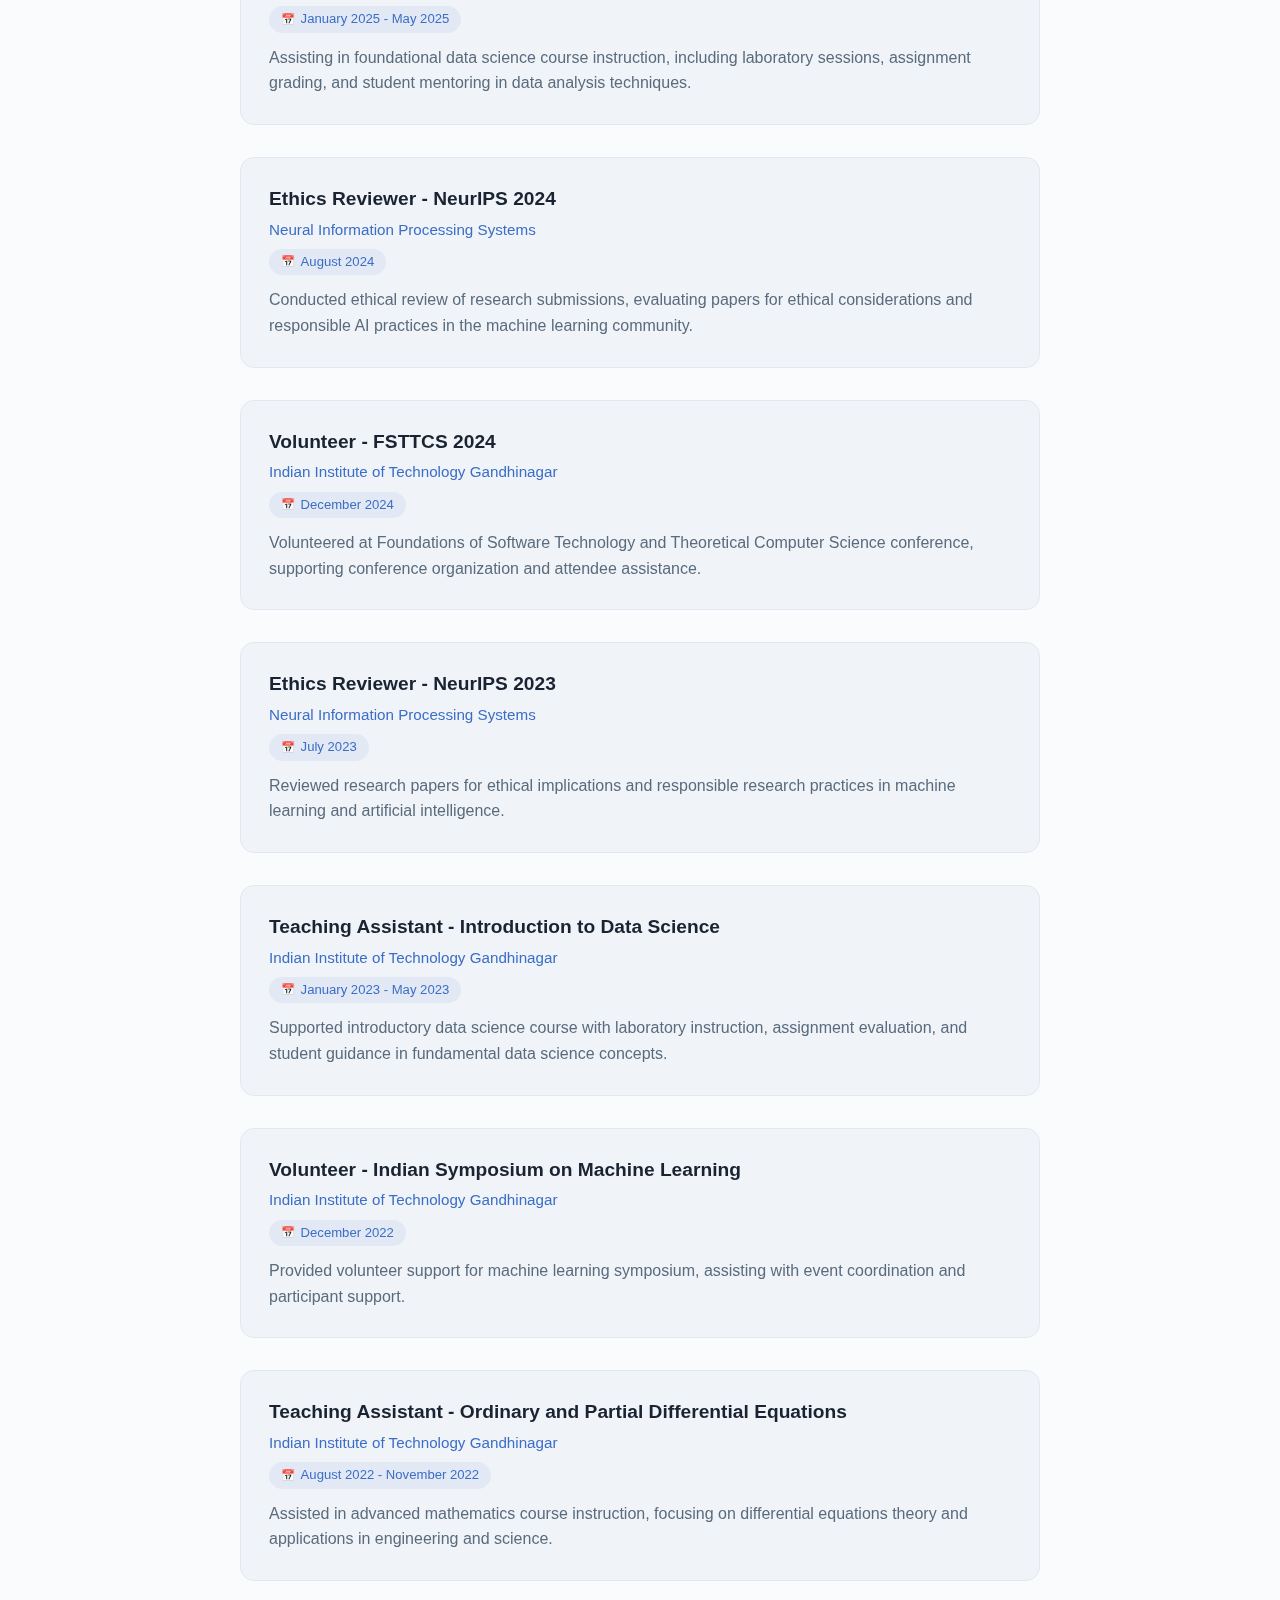
<file: roles.html>
<!DOCTYPE html>
<html lang="en">
<head>
    <meta charset="UTF-8">
    <meta name="viewport" content="width=device-width, initial-scale=1.0">
    <title>Roles & Responsibilities - Shubhajit Roy</title>
    <meta name="description" content="Academic roles, teaching experience, and service contributions by Shubhajit Roy.">

    <!-- Theme Detection Script - Prevents FOUC/Flash -->
    <script>
    (function() {
        const storedTheme = localStorage.getItem('theme');
        const systemPrefersDark = window.matchMedia && window.matchMedia('(prefers-color-scheme: dark)').matches;
        const shouldUseDark = storedTheme === 'dark' || (!storedTheme && systemPrefersDark);

        if (shouldUseDark) {
            document.documentElement.classList.add('dark-mode');
        }
    })();
    </script>

    <link rel="stylesheet" href="style.css">
</head>
<body>
    <header class="header">
        <nav class="nav">
            <div class="logo">
                <a href="index.html" style="color: var(--color-primary); font-weight: 700; font-size: 1.25rem; text-decoration: none;">Shubhajit Roy</a>
            </div>
            <button class="mobile-nav-toggle" id="mobileToggle">☰</button>
            <ul class="nav-links" id="navLinks">
                <li><a href="index.html">Home</a></li>
                <li><a href="publications.html">Publications</a></li>
                <li><a href="projects.html">Projects</a></li>
                <li><a href="roles.html" class="active">Roles</a></li>
                <li><a href="blogs.html">Blogs</a></li>
                <li><a href="cv.html">CV</a></li>
                <li><button id="themeToggle" title="Toggle theme"><span class="theme-icon">🌙</span></button></li>
            </ul>
        </nav>
    </header>

    <main class="main">
        <div class="container">
            <section class="section">
                <div class="section-header">
                    <h1 class="section-title">Roles & Responsibilities</h1>
                    <p class="section-subtitle">Academic service, teaching experience, and professional contributions</p>
                </div>

                <div class="roles-container">
                    <div class="role-entry">
                        <div class="role-meta">
                            <div>
                                <h3 class="role-title">Reviewer - Empowering Global South AI @ AAAI 2026</h3>
                                <p class="role-institution">Association for the Advancement of Artificial Intelligence</p>
                            </div>
                            <div class="role-date">December 2025</div>
                        </div>
                        <div class="role-description">
                            Served as Reviewer for Workshop on Empowering Global South AI at AAAI 2026
                        </div>
                    </div>

                    <div class="role-entry">
                        <div class="role-meta">
                            <div>
                                <h3 class="role-title">Reviewer - GCLR @ AAAI 2026</h3>
                                <p class="role-institution">Association for the Advancement of Artificial Intelligence</p>
                            </div>
                            <div class="role-date">October 2025</div>
                        </div>
                        <div class="role-description">
                            Served as Reviewer for Workshop on Graphs and more Complex Structures For Learning and Reasoning 2026 at AAAI 2026
                        </div>
                    </div>

                    <div class="role-entry">
                        <div class="role-meta">
                            <div>
                                <h3 class="role-title">Reviewer - NeurIPS 2025</h3>
                                <p class="role-institution">Neural Information Processing Systems</p>
                            </div>
                            <div class="role-date">July 2025</div>
                        </div>
                        <div class="role-description">
                            Reviewed research papers for technical contribution in machine learning and artificial intelligence.
                        </div>
                    </div>
                    
                    <div class="role-entry">
                        <div class="role-meta">
                            <div>
                                <h3 class="role-title">Teaching Assistant - Scalable Data Science</h3>
                                <p class="role-institution">Indian Institute of Technology Gandhinagar</p>
                            </div>
                            <div class="role-date">July 2025 - November 2025</div>
                        </div>
                        <div class="role-description">
                            Supporting course instruction and student learning as part of NPTEL Course focusing on scalable algorithms and big data processing methods.
                        </div>
                    </div>

                    <div class="role-entry">
                    <div class="role-meta">
                        <div>
                        <h3 class="role-title">
                            Tutorial - Graph Neural Networks: Hands On
                            <a href="https://youtu.be/QL3kvLaGbRM" target="_blank" class="social-link youtube" title="YouTube">
                                <svg width="24" height="24" viewBox="0 0 24 24" fill="currentColor">
                                    <path d="M23.498 6.186a2.974 2.974 0 0 0-2.09-2.103C19.64 3.5 12 3.5 12 3.5s-7.64 0-9.408.583A2.974 2.974 0 0 0 .502 6.186 31.58 31.58 0 0 0 0 12a31.58 31.58 0 0 0 .502 5.814 2.974 2.974 0 0 0 2.09 2.103C4.36 20.5 12 20.5 12 20.5s7.64 0 9.408-.583a2.974 2.974 0 0 0 2.09-2.103A31.58 31.58 0 0 0 24 12a31.58 31.58 0 0 0-.502-5.814zM9.75 15.5v-7l6 3.5-6 3.5z"/>
                                </svg>
                            </a>
                        </h3>
                        <p class="role-institution">Indian Institute of Technology Gandhinagar</p>
                        </div>
                        <div class="role-date">June 2025</div>
                    </div>
                    <div class="role-description">
                        Conducted hands-on tutorial sessions on Graph Neural Networks, providing practical implementation guidance and theoretical understanding to participants. This tutorial is conducted as a part of ACM Summer School: AI for Social Good.
                    </div>
                    </div>


                    <div class="role-entry">
                        <div class="role-meta">
                            <div>
                                <h3 class="role-title">Teaching Assistant - Introduction to Data Science</h3>
                                <p class="role-institution">Indian Institute of Technology Gandhinagar</p>
                            </div>
                            <div class="role-date">January 2025 - May 2025</div>
                        </div>
                        <div class="role-description">
                            Assisting in foundational data science course instruction, including laboratory sessions, assignment grading, and student mentoring in data analysis techniques.
                        </div>
                    </div>

                    <div class="role-entry">
                        <div class="role-meta">
                            <div>
                                <h3 class="role-title">Ethics Reviewer - NeurIPS 2024</h3>
                                <p class="role-institution">Neural Information Processing Systems</p>
                            </div>
                            <div class="role-date">August 2024</div>
                        </div>
                        <div class="role-description">
                            Conducted ethical review of research submissions, evaluating papers for ethical considerations and responsible AI practices in the machine learning community.
                        </div>
                    </div>

                    <div class="role-entry">
                        <div class="role-meta">
                            <div>
                                <h3 class="role-title">Volunteer - FSTTCS 2024</h3>
                                <p class="role-institution">Indian Institute of Technology Gandhinagar</p>
                            </div>
                            <div class="role-date">December 2024</div>
                        </div>
                        <div class="role-description">
                            Volunteered at Foundations of Software Technology and Theoretical Computer Science conference, supporting conference organization and attendee assistance.
                        </div>
                    </div>

                    <div class="role-entry">
                        <div class="role-meta">
                            <div>
                                <h3 class="role-title">Ethics Reviewer - NeurIPS 2023</h3>
                                <p class="role-institution">Neural Information Processing Systems</p>
                            </div>
                            <div class="role-date">July 2023</div>
                        </div>
                        <div class="role-description">
                            Reviewed research papers for ethical implications and responsible research practices in machine learning and artificial intelligence.
                        </div>
                    </div>

                    <div class="role-entry">
                        <div class="role-meta">
                            <div>
                                <h3 class="role-title">Teaching Assistant - Introduction to Data Science</h3>
                                <p class="role-institution">Indian Institute of Technology Gandhinagar</p>
                            </div>
                            <div class="role-date">January 2023 - May 2023</div>
                        </div>
                        <div class="role-description">
                            Supported introductory data science course with laboratory instruction, assignment evaluation, and student guidance in fundamental data science concepts.
                        </div>
                    </div>

                    <div class="role-entry">
                        <div class="role-meta">
                            <div>
                                <h3 class="role-title">Volunteer - Indian Symposium on Machine Learning</h3>
                                <p class="role-institution">Indian Institute of Technology Gandhinagar</p>
                            </div>
                            <div class="role-date">December 2022</div>
                        </div>
                        <div class="role-description">
                            Provided volunteer support for machine learning symposium, assisting with event coordination and participant support.
                        </div>
                    </div>

                    <div class="role-entry">
                        <div class="role-meta">
                            <div>
                                <h3 class="role-title">Teaching Assistant - Ordinary and Partial Differential Equations</h3>
                                <p class="role-institution">Indian Institute of Technology Gandhinagar</p>
                            </div>
                            <div class="role-date">August 2022 - November 2022</div>
                        </div>
                        <div class="role-description">
                            Assisted in advanced mathematics course instruction, focusing on differential equations theory and applications in engineering and science.
                        </div>
                    </div>
                </div>
            </section>
        </div>
    </main>

    <script src="script.js"></script>
</body>
</html>
</file>
<file: style.css>
/* CSS Variables for consistent theming */
:root {
  --color-primary: #3B6EC7;
  --color-primary-hover: #2D58A3;
  --color-primary-active: #1F4380;
  --color-secondary: #6C757D;
  --color-background: #FAFBFD;
  --color-surface: #F0F4F8;
  --color-text: #1A2332;
  --color-text-secondary: #5A6B7D;
  --color-border: #E2E8F0;
  --color-success: #22C55E;
  --color-warning: #F59E0B;
  --color-error: #EF4444;
  --color-info: #06B6D4;
  --shadow-sm: 0 1px 3px rgba(0,0,0,0.06), 0 1px 2px rgba(0,0,0,0.04);
  --shadow-md: 0 4px 16px rgba(0,0,0,0.06), 0 2px 6px rgba(0,0,0,0.04);
  --shadow-lg: 0 10px 40px rgba(0,0,0,0.08), 0 4px 12px rgba(0,0,0,0.04);
  --shadow-xl: 0 20px 60px rgba(0,0,0,0.1), 0 8px 20px rgba(0,0,0,0.06);
  --radius-sm: 8px;
  --radius-md: 14px;
  --radius-lg: 20px;
  --ease-out: cubic-bezier(0.16, 1, 0.3, 1);
  --ease-spring: cubic-bezier(0.34, 1.56, 0.64, 1);
}



/* Dark mode variables - Applied to html.dark-mode for immediate effect */
html.dark-mode {
  --color-background: #0F1219;
  --color-surface: #1A1F2E;
  --color-text: #E8ECF2;
  --color-text-secondary: #94A3B8;
  --color-border: #2D3548;
  --shadow-sm: 0 1px 3px rgba(0,0,0,0.2), 0 1px 2px rgba(0,0,0,0.12);
  --shadow-md: 0 4px 16px rgba(0,0,0,0.2), 0 2px 6px rgba(0,0,0,0.12);
  --shadow-lg: 0 10px 40px rgba(0,0,0,0.3), 0 4px 12px rgba(0,0,0,0.15);
  --shadow-xl: 0 20px 60px rgba(0,0,0,0.4), 0 8px 20px rgba(0,0,0,0.2);
}

/* Ensure consistent initial state and prevent flash */
html {
  background-color: #FAFBFD;
  transition: background-color 0.3s var(--ease-out);
  scroll-behavior: smooth;
}

html.dark-mode {
  background-color: #0F1219;
}

/* ====== Scroll Reveal Animations ====== */
@keyframes fadeInUp {
  from { opacity: 0; transform: translateY(30px); }
  to { opacity: 1; transform: translateY(0); }
}

@keyframes fadeInDown {
  from { opacity: 0; transform: translateY(-20px); }
  to { opacity: 1; transform: translateY(0); }
}

@keyframes fadeInLeft {
  from { opacity: 0; transform: translateX(-30px); }
  to { opacity: 1; transform: translateX(0); }
}

@keyframes fadeInRight {
  from { opacity: 0; transform: translateX(30px); }
  to { opacity: 1; transform: translateX(0); }
}

@keyframes fadeInScale {
  from { opacity: 0; transform: scale(0.92); }
  to { opacity: 1; transform: scale(1); }
}

@keyframes slideUp {
  from { opacity: 0; transform: translateY(50px); }
  to { opacity: 1; transform: translateY(0); }
}

@keyframes popIn {
  0% { opacity: 0; transform: scale(0.5); }
  70% { transform: scale(1.05); }
  100% { opacity: 1; transform: scale(1); }
}

@keyframes gentleFloat {
  0%, 100% { transform: translateY(0); }
  50% { transform: translateY(-6px); }
}

@keyframes shimmer {
  0% { background-position: -200% 0; }
  100% { background-position: 200% 0; }
}

/* Scroll reveal base class */
.reveal {
  opacity: 0;
  transform: translateY(30px);
  transition: opacity 0.7s var(--ease-out), transform 0.7s var(--ease-out);
}

.reveal.visible {
  opacity: 1;
  transform: translateY(0);
}

.reveal-left {
  opacity: 0;
  transform: translateX(-30px);
  transition: opacity 0.7s var(--ease-out), transform 0.7s var(--ease-out);
}

.reveal-left.visible {
  opacity: 1;
  transform: translateX(0);
}

.reveal-right {
  opacity: 0;
  transform: translateX(30px);
  transition: opacity 0.7s var(--ease-out), transform 0.7s var(--ease-out);
}

.reveal-right.visible {
  opacity: 1;
  transform: translateX(0);
}

.reveal-scale {
  opacity: 0;
  transform: scale(0.92);
  transition: opacity 0.6s var(--ease-out), transform 0.6s var(--ease-spring);
}

.reveal-scale.visible {
  opacity: 1;
  transform: scale(1);
}

/* Stagger children delays */
.stagger-children > *:nth-child(1) { transition-delay: 0ms; }
.stagger-children > *:nth-child(2) { transition-delay: 80ms; }
.stagger-children > *:nth-child(3) { transition-delay: 160ms; }
.stagger-children > *:nth-child(4) { transition-delay: 240ms; }
.stagger-children > *:nth-child(5) { transition-delay: 320ms; }
.stagger-children > *:nth-child(6) { transition-delay: 400ms; }
.stagger-children > *:nth-child(7) { transition-delay: 480ms; }
.stagger-children > *:nth-child(8) { transition-delay: 560ms; }
.stagger-children > *:nth-child(9) { transition-delay: 640ms; }
.stagger-children > *:nth-child(10) { transition-delay: 720ms; }

/* Global Styles */
* {
  margin: 0;
  padding: 0;
  box-sizing: border-box;
}

body {
  font-family: 'Inter', -apple-system, BlinkMacSystemFont, 'Segoe UI', Roboto, Oxygen, Ubuntu, Cantarell, sans-serif;
  line-height: 1.7;
  color: var(--color-text);
  background-color: var(--color-background);
  transition: background-color 0.35s var(--ease-out), color 0.35s var(--ease-out);
  -webkit-font-smoothing: antialiased;
  -moz-osx-font-smoothing: grayscale;
  overflow-x: hidden;
}

/* Prevent flash during theme transitions */
html.dark-mode body {
  background-color: #0F1219;
  color: #E8ECF2;
}

/* Header and Navigation */
.header {
  background: rgba(250, 251, 253, 0.85);
  backdrop-filter: blur(16px) saturate(180%);
  -webkit-backdrop-filter: blur(16px) saturate(180%);
  border-bottom: 1px solid var(--color-border);
  position: fixed;
  top: 0;
  left: 0;
  right: 0;
  z-index: 1000;
  padding: 0.85rem 0;
  transition: background-color 0.35s var(--ease-out), border-color 0.35s var(--ease-out), box-shadow 0.35s var(--ease-out), padding 0.35s var(--ease-out);
  animation: fadeInDown 0.6s var(--ease-out) both;
}

.header.scrolled {
  padding: 0.5rem 0;
  box-shadow: var(--shadow-md);
}

html.dark-mode .header {
  background: rgba(15, 18, 25, 0.85);
}

.nav {
  max-width: 1200px;
  margin: 0 auto;
  padding: 0 2rem;
  display: flex;
  justify-content: space-between;
  align-items: center;
}

.nav-links {
  display: flex;
  list-style: none;
  gap: 2rem;
  align-items: center;
}

.nav-links a {
  color: var(--color-text);
  text-decoration: none;
  font-weight: 500;
  transition: color 0.3s var(--ease-out), background-color 0.3s var(--ease-out), transform 0.3s var(--ease-out);
  padding: 0.5rem 1rem;
  border-radius: var(--radius-sm);
  position: relative;
}

.nav-links a:hover {
  color: var(--color-primary);
  background: rgba(59, 110, 199, 0.08);
  transform: translateY(-1px);
}

.nav-links a.active {
  color: var(--color-primary);
  background: rgba(59, 110, 199, 0.12);
  font-weight: 600;
}

/* Hide mobile-only drawer footer on desktop */
.nav-drawer-footer {
  display: none !important;
}

/* Theme Toggle Button */
#themeToggle {
  background: var(--color-surface);
  border: 2px solid var(--color-border);
  border-radius: 50%;
  width: 42px;
  height: 42px;
  display: flex;
  align-items: center;
  justify-content: center;
  cursor: pointer;
  transition: all 0.35s var(--ease-spring);
  font-size: 1.15rem;
  color: var(--color-text);
}

#themeToggle:hover {
  background: var(--color-primary);
  color: white;
  border-color: var(--color-primary);
  transform: rotate(20deg) scale(1.1);
  box-shadow: 0 4px 15px rgba(59, 110, 199, 0.3);
}

#themeToggle:active {
  transform: rotate(20deg) scale(0.95);
}

/* Mobile Navigation */
.mobile-nav-toggle {
  display: none;
  background: none;
  border: none;
  cursor: pointer;
  color: var(--color-text);
  width: 32px;
  height: 24px;
  position: relative;
  z-index: 1002;
  padding: 0;
}

.mobile-nav-toggle .hamburger-line {
  display: block;
  width: 100%;
  height: 2.5px;
  background: var(--color-text);
  border-radius: 2px;
  transition: all 0.4s var(--ease-out);
  position: absolute;
  left: 0;
}

.mobile-nav-toggle .hamburger-line:nth-child(1) { top: 0; }
.mobile-nav-toggle .hamburger-line:nth-child(2) { top: 50%; transform: translateY(-50%); }
.mobile-nav-toggle .hamburger-line:nth-child(3) { bottom: 0; }

/* Hamburger → X animation */
.mobile-nav-toggle.open .hamburger-line:nth-child(1) {
  top: 50%;
  transform: translateY(-50%) rotate(45deg);
}

.mobile-nav-toggle.open .hamburger-line:nth-child(2) {
  opacity: 0;
  transform: translateX(10px);
}

.mobile-nav-toggle.open .hamburger-line:nth-child(3) {
  bottom: auto;
  top: 50%;
  transform: translateY(-50%) rotate(-45deg);
}

/* Mobile drawer backdrop */
.nav-backdrop {
  display: none;
  position: fixed;
  inset: 0;
  background: rgba(0, 0, 0, 0.4);
  backdrop-filter: blur(4px);
  -webkit-backdrop-filter: blur(4px);
  z-index: 999;
  opacity: 0;
  transition: opacity 0.4s var(--ease-out);
  pointer-events: none;
}

.nav-backdrop.visible {
  opacity: 1;
  pointer-events: auto;
}

/* Main Content */
.main {
  margin-top: 80px;
  min-height: calc(100vh - 80px);
}

.container {
  max-width: 1200px;
  margin: 0 auto;
  padding: 2rem;
}

/* Hero Section */
.hero {
  padding: 3rem 0 4rem;
}

.hero-content {
  display: grid;
  grid-template-columns: 1fr 1fr;
  gap: 4rem;
  align-items: start;
  margin-bottom: 4rem;
}

.left-column {
  display: flex;
  flex-direction: column;
  align-items: center;
  text-align: center;
}

/* Profile Photo Styling */
.profile-photo-container {
  width: 200px;
  height: 200px;
  margin-bottom: 2rem;
  position: relative;
}

.profile-photo {
  width: 100%;
  height: 100%;
  object-fit: cover;
  border-radius: 50%;
  border: 4px solid var(--color-primary);
  box-shadow: 0 8px 32px rgba(59, 110, 199, 0.15), 0 0 0 8px rgba(59, 110, 199, 0.06);
  transition: all 0.5s var(--ease-spring);
  animation: fadeInScale 0.8s var(--ease-out) 0.2s both;
}

.profile-photo:hover {
  transform: scale(1.06) rotate(2deg);
  box-shadow: 0 16px 50px rgba(59, 110, 199, 0.25), 0 0 0 10px rgba(59, 110, 199, 0.1);
}

.profile-photo-placeholder {
  width: 100%;
  height: 100%;
  border-radius: 50%;
  border: 4px solid var(--color-primary);
  background: var(--color-surface);
  display: flex;
  align-items: center;
  justify-content: center;
  font-size: 4rem;
  color: var(--color-text-secondary);
  transition: all 0.3s ease;
}

.profile-photo-placeholder:hover {
  transform: scale(1.05);
  background: var(--color-primary);
  color: white;
}

/* Social Media Links */
.social-links {
  display: flex;
  gap: 1rem;
  margin-bottom: 2rem;
  justify-content: center;
  flex-wrap: wrap;
}

.social-link {
  display: inline-flex;
  align-items: center;
  justify-content: center;
  width: 46px;
  height: 46px;
  border-radius: 50%;
  background: var(--color-surface);
  border: 2px solid var(--color-border);
  color: var(--color-text-secondary);
  text-decoration: none;
  transition: all 0.4s var(--ease-spring);
  position: relative;
  overflow: hidden;
}

.social-link::before {
  content: '';
  position: absolute;
  inset: 0;
  border-radius: 50%;
  background: var(--color-primary);
  transform: scale(0);
  transition: transform 0.4s var(--ease-spring);
  z-index: 0;
}

.social-link:hover::before {
  transform: scale(1);
}

.social-link svg {
  position: relative;
  z-index: 1;
  transition: transform 0.3s var(--ease-spring);
}

.social-link:hover {
  transform: translateY(-4px);
  box-shadow: 0 8px 25px rgba(59, 110, 199, 0.3);
  color: white;
  border-color: var(--color-primary);
}

.social-link:hover svg {
  transform: scale(1.15);
}

/* Individual Social Media Colors on Hover - All use primary blue */
.social-link.email:hover,
.social-link.linkedin:hover,
.social-link.github:hover,
.social-link.twitter:hover,
.social-link.scholar:hover {
  background: var(--color-primary);
  color: white;
  border-color: var(--color-primary);
}

/* Hero Text */
.hero-title {
  font-size: 2.8rem;
  font-weight: 700;
  color: var(--color-text);
  margin-bottom: 0.5rem;
  letter-spacing: -0.02em;
  animation: fadeInUp 0.7s var(--ease-out) 0.3s both;
}

.hero-subtitle {
  font-size: 1.4rem;
  color: var(--color-text-secondary);
  margin-bottom: 0.25rem;
  font-weight: 400;
  animation: fadeInUp 0.7s var(--ease-out) 0.4s both;
}

.hero-institution {
  font-size: 1.15rem;
  color: var(--color-primary);
  font-weight: 600;
  margin-bottom: 1rem;
  animation: fadeInUp 0.7s var(--ease-out) 0.5s both;
}

.hero-description {
  font-size: 1.05rem;
  color: var(--color-text-secondary);
  line-height: 1.7;
  margin-bottom: 2rem;
  animation: fadeInUp 0.7s var(--ease-out) 0.6s both;
}

/* Hero Buttons */
.hero-buttons {
  display: flex;
  gap: 1rem;
  justify-content: center;
}

.btn {
  display: inline-flex;
  justify-content: center;
  align-items: center;
  gap: 0.5rem;
  padding: 0.75rem 1.75rem;
  border-radius: var(--radius-sm);
  text-decoration: none;
  font-weight: 600;
  font-size: 1rem;
  transition: all 0.35s var(--ease-spring);
  border: none;
  cursor: pointer;
  position: relative;
  overflow: hidden;
}

.btn--primary {
  background: var(--color-primary);
  
  color: white;
}

.btn--primary:hover {
  background: var(--color-primary-hover);
  transform: translateY(-3px);
  box-shadow: 0 10px 30px rgba(59, 110, 199, 0.35);
}

.btn--primary:active {
  transform: translateY(-1px);
  box-shadow: 0 4px 12px rgba(59, 110, 199, 0.25);
}

.btn--secondary {
  background: transparent;
  color: var(--color-primary);
  border: 2px solid var(--color-primary);
}

.btn--secondary:hover {
  background: var(--color-primary);
  color: white;
  transform: translateY(-3px);
  box-shadow: 0 10px 30px rgba(59, 110, 199, 0.3);
}

.btn--secondary:active {
  transform: translateY(-1px);
}

/* Right Column */
.right-column {
  display: flex;
  flex-direction: column;
}

/* Card Component */
.card {
  background: var(--color-surface);
  border: 1px solid var(--color-border);
  border-radius: var(--radius-lg);
  padding: 2rem;
  box-shadow: var(--shadow-sm);
  transition: all 0.45s var(--ease-out);
  position: relative;
}

.card::after {
  content: '';
  position: absolute;
  inset: 0;
  border-radius: var(--radius-lg);
  opacity: 0;
  box-shadow: var(--shadow-xl);
  transition: opacity 0.45s var(--ease-out);
  pointer-events: none;
}

.card:hover {
  transform: translateY(-6px);
}

.card:hover::after {
  opacity: 1;
}

.card h3 {
  font-size: 1.5rem;
  font-weight: 600;
  color: var(--color-text);
  margin-bottom: 1rem;
}

.card p {
  color: var(--color-text-secondary);
  margin-bottom: 1rem;
  line-height: 1.6;
}

.card p:last-child {
  margin-bottom: 0;
}

/* Recent Updates Section */
.recent-updates {
  margin-top: 4rem;
  padding-top: 4rem;
  border-top: 1px solid var(--color-border);
}

.recent-updates h2 {
  font-size: 2rem;
  font-weight: 600;
  color: var(--color-text);
  margin-bottom: 2rem;
  text-align: center;
}

.updates-container {
  display: grid;
  grid-template-columns: repeat(auto-fit, minmax(350px, 1fr));
  gap: 1.5rem;
}

.update-item {
  background: var(--color-surface);
  border: 1px solid var(--color-border);
  border-radius: var(--radius-md);
  padding: 1.5rem;
  transition: all 0.4s var(--ease-out);
  position: relative;
  display: flex;
  flex-direction: column;
}

.update-item:hover {
  transform: translateY(-4px);
  box-shadow: var(--shadow-lg);
  border-color: rgba(59, 110, 199, 0.2);
}

.update-header {
  display: flex;
  flex-direction: column;
  gap: 0.4rem;
  margin-bottom: 0.75rem;
}

.update-title {
  font-size: 1.1rem;
  font-weight: 600;
  color: var(--color-text);
  margin-bottom: 0.25rem;
  line-height: 1.4;
}

.update-description {
  color: var(--color-text-secondary);
  font-size: 0.95rem;
  line-height: 1.5;
}

.update-footer {
  display: flex;
  align-items: center;
  justify-content: space-between;
  gap: 0.75rem;
  flex-wrap: wrap;
  margin-top: auto;
  padding-top: 0.75rem;
}

.update-date {
  display: inline-flex;
  align-items: center;
  gap: 0.35rem;
  font-size: 0.78rem;
  color: var(--color-primary);
  white-space: nowrap;
  background: rgba(59, 110, 199, 0.08);
  padding: 0.25rem 0.7rem;
  border-radius: 20px;
  font-weight: 500;
  line-height: 1.4;
}

.update-date::before {
  content: '📅';
  font-size: 0.7rem;
}

.update-type {
  display: inline-block;
  padding: 0.3rem 0.85rem;
  border-radius: 20px;
  font-size: 0.75rem;
  font-weight: 600;
  background: linear-gradient(135deg, var(--color-primary), var(--color-primary-hover));
  color: white;
  text-transform: uppercase;
  letter-spacing: 0.6px;
  transition: transform 0.3s var(--ease-spring);
}

.update-item:hover .update-type {
  transform: scale(1.05);
}

/* Section Styles for Other Pages */
.section {
  padding: 2rem 0;
}

.section-header {
  text-align: center;
  margin-bottom: 3rem;
}

.section-title {
  font-size: 2.5rem;
  font-weight: 700;
  color: var(--color-text);
  margin-bottom: 1rem;
  letter-spacing: -0.02em;
}

.section-subtitle {
  font-size: 1.15rem;
  color: var(--color-text-secondary);
  max-width: 620px;
  margin: 0 auto;
  line-height: 1.7;
  font-weight: 400;
}

/* Responsive Design */
@media (max-width: 768px) {
  .nav-links {
    position: fixed;
    top: 0;
    right: 0;
    bottom: 0;
    left: auto;
    width: 280px;
    max-width: 80vw;
    height: 100dvh;
    background: var(--color-background);
    border-left: 1px solid var(--color-border);
    border-bottom: none;
    flex-direction: column;
    align-items: stretch;
    justify-content: flex-start;
    padding: 5rem 1.5rem 2rem;
    gap: 0.25rem;
    transform: translateX(100%);
    opacity: 1;
    visibility: hidden;
    transition: transform 0.5s var(--ease-out), visibility 0.5s;
    box-shadow: -8px 0 40px rgba(0, 0, 0, 0.12);
    z-index: 1001;
    overflow-y: auto;
    list-style: none;
  }

  html.dark-mode .nav-links {
    background: #0F1219;
  }

  .nav-links.active {
    transform: translateX(0);
    visibility: visible;
  }

  /* Staggered nav link animations */
  .nav-links li:not(.nav-drawer-footer) {
    opacity: 0;
    transform: translateX(20px);
    transition: opacity 0.3s var(--ease-out), transform 0.3s var(--ease-out);
  }

  .nav-links.active li:nth-child(1) { opacity: 1; transform: translateX(0); transition-delay: 0.1s; }
  .nav-links.active li:nth-child(2) { opacity: 1; transform: translateX(0); transition-delay: 0.15s; }
  .nav-links.active li:nth-child(3) { opacity: 1; transform: translateX(0); transition-delay: 0.2s; }
  .nav-links.active li:nth-child(4) { opacity: 1; transform: translateX(0); transition-delay: 0.25s; }
  .nav-links.active li:nth-child(5) { opacity: 1; transform: translateX(0); transition-delay: 0.3s; }
  .nav-links.active li:nth-child(6) { opacity: 1; transform: translateX(0); transition-delay: 0.35s; }
  .nav-links.active li:nth-child(7) { opacity: 1; transform: translateX(0); transition-delay: 0.4s; }

  .nav-links a {
    display: block;
    padding: 0.85rem 1.25rem;
    font-size: 1.1rem;
    border-radius: var(--radius-sm);
    transform: none;
  }

  .nav-links a:hover {
    transform: none;
  }

  .nav-links a.active {
    background: rgba(59, 110, 199, 0.1);
    border-left: 3px solid var(--color-primary);
    padding-left: calc(1.25rem - 3px);
  }

  .nav-links li:nth-child(7) {
    margin-top: 1rem;
    padding-top: 1rem;
    border-top: 1px solid var(--color-border);
    display: flex;
    justify-content: flex-start;
    padding-left: 1.25rem;
  }

  /* Mobile Nav Drawer Footer */
  .nav-drawer-footer {
    display: flex !important;
    margin-top: auto;
    padding-top: 1.5rem;
    border-top: 1px solid var(--color-border);
    flex-direction: column;
    gap: 1.25rem;
    opacity: 0;
    transform: translateY(10px);
    transition: opacity 0.4s var(--ease-out) 0.45s, transform 0.4s var(--ease-out) 0.45s;
  }

  .nav-links.active .nav-drawer-footer {
    opacity: 1;
    transform: translateY(0);
  }

  .nav-drawer-bio {
    text-align: center;
  }

  .nav-drawer-bio .nav-drawer-name {
    font-size: 1rem;
    font-weight: 600;
    color: var(--color-text);
    margin-bottom: 0.2rem;
  }

  .nav-drawer-bio .nav-drawer-role {
    font-size: 0.8rem;
    color: var(--color-text-secondary);
    line-height: 1.5;
  }

  .nav-drawer-socials {
    display: flex;
    justify-content: center;
    gap: 0.6rem;
    flex-wrap: wrap;
  }

  .nav-links .nav-drawer-socials a {
    display: flex;
    align-items: center;
    justify-content: center;
    width: 38px;
    height: 38px;
    padding: 0;
    border-radius: 50%;
    background: rgba(59, 110, 199, 0.08);
    color: var(--color-text-secondary);
    transition: all 0.3s var(--ease-out);
    text-decoration: none;
    font-size: inherit;
  }

  .nav-links .nav-drawer-socials a:hover {
    background: var(--color-primary);
    color: white;
    transform: translateY(-2px);
    box-shadow: 0 4px 12px rgba(59, 110, 199, 0.3);
  }

  .nav-drawer-socials a svg {
    width: 16px;
    height: 16px;
    display: block;
  }

  .nav-drawer-copyright {
    text-align: center;
    font-size: 0.7rem;
    color: var(--color-text-secondary);
    opacity: 0.6;
    padding-bottom: 0.5rem;
  }

  .nav-backdrop {
    display: block;
  }

  .mobile-nav-toggle {
    display: block;
  }

  .hero-content {
    grid-template-columns: 1fr;
    gap: 2rem;
    text-align: center;
  }

  .left-column {
    order: 1;
  }

  .right-column {
    order: 2;
    text-align: left;
  }

  .profile-photo-container {
    width: 150px;
    height: 150px;
    margin-bottom: 1.5rem;
  }

  .social-links {
    margin-bottom: 1.5rem;
  }

  .social-link {
    width: 44px;
    height: 44px;
  }

  .hero-title {
    font-size: 2.5rem;
  }

  .hero-subtitle {
    font-size: 1.3rem;
  }

  .hero-institution {
    font-size: 1.1rem;
  }

  .hero-description {
    font-size: 1rem;
  }

  .hero-buttons {
    flex-direction: column;
    align-items: center;
  }

  .btn {
    width: 100%;
    max-width: 300px;
  }

  .updates-container {
    grid-template-columns: 1fr;
  }

  .container {
    padding: 1rem;
  }

  .section-title {
    font-size: 2rem;
  }

  .section-subtitle {
    font-size: 1.1rem;
  }
}

@media (max-width: 480px) {
  .profile-photo-container {
    width: 120px;
    height: 120px;
  }

  .hero-title {
    font-size: 2rem;
  }

  .social-links {
    gap: 0.5rem;
  }

  .social-link {
    width: 40px;
    height: 40px;
  }

  .card {
    padding: 1.5rem;
  }
}

/* Page Load Animation */
.main {
  animation: fadeInUp 0.6s var(--ease-out) 0.15s both;
}

/* Selection styling */
::selection {
  background: rgba(59, 110, 199, 0.2);
  color: var(--color-text);
}

/* Focus styles for accessibility */
:focus-visible {
  outline: 2px solid var(--color-primary);
  outline-offset: 3px;
  border-radius: 4px;
}

/* Smooth anchor scrolling offset */
:target {
  scroll-margin-top: 100px;
}

/* Links in card descriptions */
.card-description a,
.role-description a,
.cv-item .description a {
  color: var(--color-primary);
  text-decoration: none;
  border-bottom: 1px solid transparent;
  transition: border-color 0.3s var(--ease-out);
}

.card-description a:hover,
.role-description a:hover,
.cv-item .description a:hover {
  border-bottom-color: var(--color-primary);
}

/* Dark Mode Support for All Components */
html.dark-mode .social-link {
  background: var(--color-surface);
  border-color: var(--color-border);
  color: var(--color-text-secondary);
}

html.dark-mode .profile-photo-placeholder {
  background: var(--color-surface);
  color: var(--color-text-secondary);
}

html.dark-mode .profile-photo-placeholder:hover {
  background: var(--color-primary);
  color: white;
}

/* Additional Page Styles */
.publications-grid,
.projects-grid,
.blogs-grid {
  display: grid;
  grid-template-columns: repeat(auto-fit, minmax(350px, 1fr));
  gap: 2rem;
  margin-top: 2rem;
}

.card-header {
  display: flex;
  flex-direction: column;
  gap: 0.4rem;
  margin-bottom: 0.5rem;
}

.card-title {
  font-size: 1.3rem;
  font-weight: 600;
  color: var(--color-text);
  margin-bottom: 0.25rem;
  line-height: 1.4;
}

.card-title a {
  color: inherit;
  text-decoration: none;
}
.card-meta {
  font-size: 0.9rem;
  color: var(--color-text-secondary);
  margin-bottom: 0.5rem;
}

.card-badges {
  display: flex;
  flex-wrap: wrap;
  gap: 0.4rem;
  margin-top: 0.15rem;
}

.card-description {
  color: var(--color-text-secondary);
  line-height: 1.6;
  margin-bottom: 1rem;
}

.card-tags {
  display: flex;
  flex-wrap: wrap;
  gap: 0.5rem;
  margin-bottom: 1rem;
}

.tag {
  display: inline-block;
  padding: 0.3rem 0.8rem;
  background: rgba(59, 110, 199, 0.08);
  color: var(--color-primary);
  border-radius: 20px;
  font-size: 0.8rem;
  font-weight: 500;
  transition: all 0.3s var(--ease-out);
}

.tag:hover {
  background: rgba(59, 110, 199, 0.15);
  transform: translateY(-1px);
}

.status-badge {
  display: inline-block;
  padding: 0.25rem 0.75rem;
  border-radius: 20px;
  font-size: 0.75rem;
  font-weight: 600;
  text-transform: uppercase;
  white-space: nowrap;
  line-height: 1.4;
  letter-spacing: 0.3px;
}

.status-badge.active {
  background: var(--color-success);
  color: white;
}

.status-badge.completed {
  background: var(--color-primary);
  color: white;
}

@media (max-width: 600px) {
  .card-title {
    font-size: 1.1rem;
  }
}

/* CV Page Styles */
.cv-section {
  margin-bottom: 3rem;
}

.cv-section h3 {
  font-size: 1.5rem;
  font-weight: 600;
  color: var(--color-primary);
  margin-bottom: 1.5rem;
  border-bottom: 2px solid var(--color-border);
  padding-bottom: 0.5rem;
}

.cv-item {
  margin-bottom: 2rem;
  padding: 1.75rem;
  background: var(--color-surface);
  border-radius: var(--radius-md);
  border: 1px solid var(--color-border);
  transition: all 0.4s var(--ease-out);
}

.cv-item:hover {
  transform: translateY(-3px);
  box-shadow: var(--shadow-md);
  border-color: rgba(59, 110, 199, 0.15);
}

.cv-item h4 {
  font-size: 1.2rem;
  font-weight: 600;
  color: var(--color-text);
  margin-bottom: 0.25rem;
  line-height: 1.4;
}

.cv-meta {
  display: flex;
  flex-direction: column;
  gap: 0.4rem;
  margin-bottom: 0.5rem;
}

.cv-item .institution {
  font-weight: 500;
  color: var(--color-primary);
  font-size: 0.95rem;
}

.cv-item .date {
  display: inline-flex;
  align-items: center;
  gap: 0.35rem;
  font-size: 0.82rem;
  color: var(--color-primary);
  white-space: nowrap;
  background: rgba(59, 110, 199, 0.08);
  padding: 0.25rem 0.75rem;
  border-radius: 20px;
  font-weight: 500;
  transition: all 0.3s var(--ease-out);
  align-self: flex-start;
  line-height: 1.4;
}

.cv-item .date::before {
  content: '📅';
  font-size: 0.7rem;
}

.cv-item:hover .date {
  background: rgba(59, 110, 199, 0.18);
}

.cv-item .description {
  color: var(--color-text-secondary);
  line-height: 1.6;
  margin-top: 0.25rem;
}

/* Roles Page Styles */
.roles-container {
  max-width: 800px;
  margin: 0 auto;
}

.role-entry {
  margin-bottom: 2rem;
  padding: 1.75rem;
  background: var(--color-surface);
  border-radius: var(--radius-md);
  border: 1px solid var(--color-border);
  transition: all 0.4s var(--ease-out);
}

.role-entry:hover {
  transform: translateY(-4px);
  box-shadow: var(--shadow-lg);
  border-color: rgba(59, 110, 199, 0.2);
}

.role-meta {
  display: flex;
  flex-direction: column;
  gap: 0.4rem;
  margin-bottom: 0.5rem;
}

.role-title {
  font-size: 1.2rem;
  font-weight: 600;
  color: var(--color-text);
  margin-bottom: 0.25rem;
  line-height: 1.4;
}

.role-institution {
  color: var(--color-primary);
  font-weight: 500;
  font-size: 0.95rem;
}

.role-footer {
  display: flex;
  align-items: center;
  flex-wrap: wrap;
  gap: 0.5rem;
  margin-top: 0.15rem;
}

.role-links {
  display: flex;
  flex-wrap: wrap;
  gap: 0.5rem;
  margin-top: 0.5rem;
}

.role-link-item {
  display: inline-flex;
  align-items: center;
  gap: 0.4rem;
  font-size: 0.82rem;
  font-weight: 500;
  color: var(--color-primary);
  text-decoration: none;
  padding: 0.3rem 0.75rem;
  border-radius: 20px;
  background: rgba(59, 110, 199, 0.08);
  border: 1px solid rgba(59, 110, 199, 0.15);
  transition: all 0.3s var(--ease-out);
  line-height: 1;
}

.role-link-item:hover {
  background: rgba(59, 110, 199, 0.18);
  border-color: rgba(59, 110, 199, 0.3);
  transform: translateY(-1px);
}

.role-link-item svg {
  flex-shrink: 0;
}

.role-date {
  display: inline-flex;
  align-items: center;
  gap: 0.35rem;
  font-size: 0.82rem;
  color: var(--color-primary);
  white-space: nowrap;
  background: rgba(59, 110, 199, 0.08);
  padding: 0.25rem 0.75rem;
  border-radius: 20px;
  font-weight: 500;
  transition: all 0.3s var(--ease-out);
  align-self: flex-start;
  line-height: 1.4;
}

.role-date::before {
  content: '📅';
  font-size: 0.7rem;
}

.role-entry:hover .role-date {
  background: rgba(59, 110, 199, 0.18);
}

.role-description {
  color: var(--color-text-secondary);
  line-height: 1.6;
  margin-top: 0.75rem;
}

@media (max-width: 600px) {
  .role-title {
    font-size: 1.05rem;
  }

  .role-entry {
    padding: 1.25rem;
  }

  .cv-item h4 {
    font-size: 1.05rem;
  }

  .cv-item {
    padding: 1.25rem;
  }
}

/* Blog Styles */
.blog-meta {
  display: flex;
  gap: 1rem;
  margin-bottom: 1rem;
  flex-wrap: wrap;
}

.blog-date,
.blog-category,
.blog-reading-time {
  font-size: 0.8rem;
  padding: 0.25rem 0.75rem;
  border-radius: 20px;
  font-weight: 500;
}

.blog-date {
  background: rgba(59, 110, 199, 0.1);
  color: var(--color-primary);
}

.blog-category {
  background: var(--color-primary);
  color: white;
}

.blog-reading-time {
  background: var(--color-surface);
  color: var(--color-text-secondary);
  border: 1px solid var(--color-border);
}
</file>
